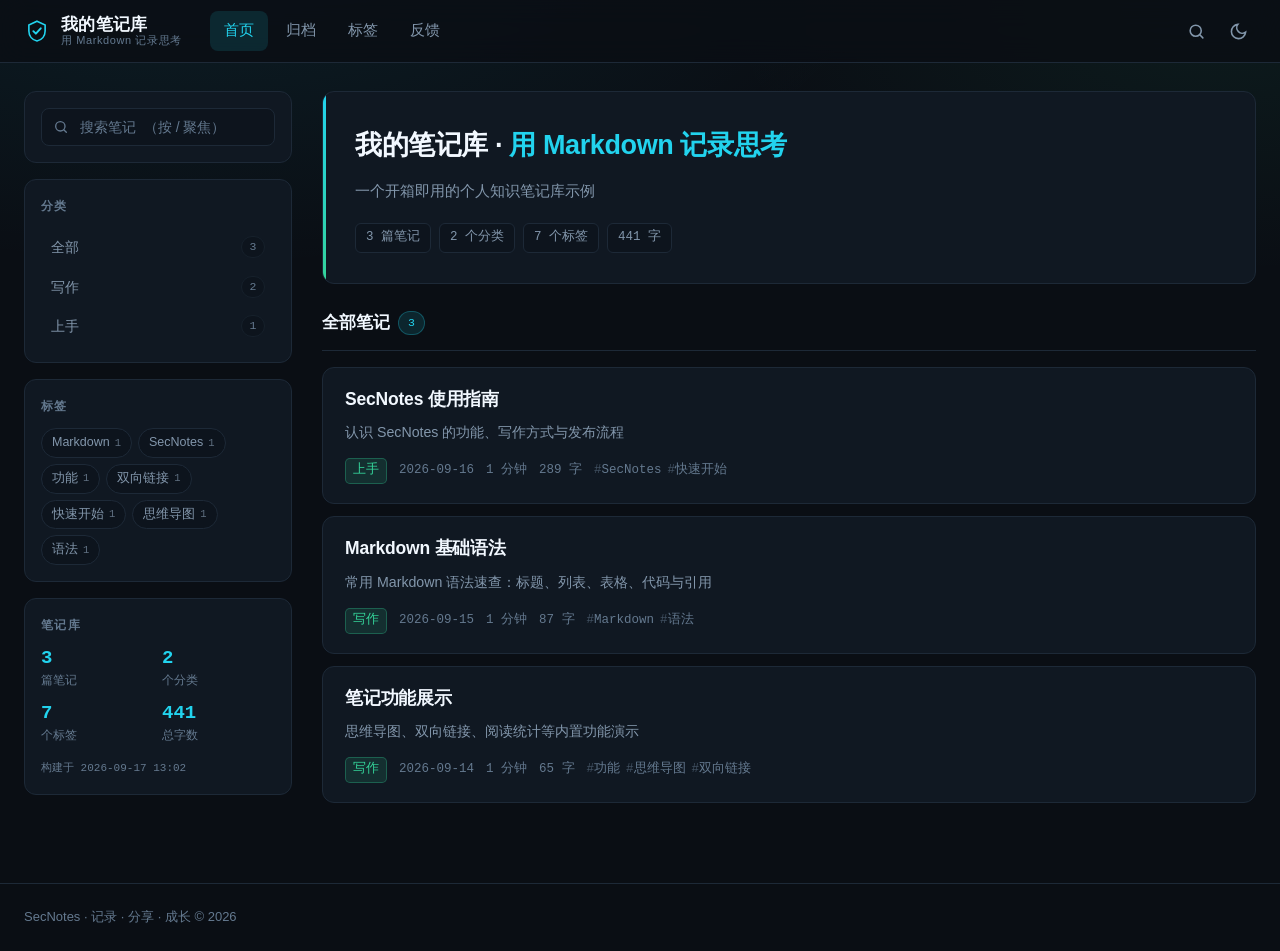
<file: index.html>
<!DOCTYPE html>
<html lang="zh-CN" data-theme="dark">
<head>
<meta charset="UTF-8">
<meta name="viewport" content="width=device-width, initial-scale=1.0">
<title>SecNotes · 个人知识库</title>
<meta name="description" content="SecNotes：基于 Markdown 的个人知识笔记库">
<link rel="icon" href="data:image/svg+xml,%3Csvg xmlns='http://www.w3.org/2000/svg' viewBox='0 0 32 32'%3E%3Crect width='32' height='32' rx='7' fill='%230b0f14'/%3E%3Cpath d='M16 5l9 4v7c0 5.6-3.7 9.8-9 11-5.3-1.2-9-5.4-9-11V9l9-4z' fill='none' stroke='%2322d3ee' stroke-width='2'/%3E%3Cpath d='M12 16l3 3 5.5-6' fill='none' stroke='%2334d399' stroke-width='2.2' stroke-linecap='round' stroke-linejoin='round'/%3E%3C/svg%3E">
<link rel="stylesheet" href="assets/vendor/hljs-github-dark.min.css" id="hljs-theme-dark">
<link rel="stylesheet" href="assets/vendor/hljs-github-light.min.css" id="hljs-theme-light" disabled>
<link rel="stylesheet" href="assets/css/style.css">
</head>
<body>

<div class="progress-bar" id="progressBar"></div>

<header class="topbar">
  <div class="topbar-inner">
    <button class="icon-btn menu-btn" id="menuBtn" aria-label="打开导航菜单">
      <svg viewBox="0 0 24 24" width="20" height="20"><path d="M3 6h18M3 12h18M3 18h18" stroke="currentColor" stroke-width="2" stroke-linecap="round" fill="none"/></svg>
    </button>

    <a class="brand" href="#/">
      <span class="brand-mark">
        <svg viewBox="0 0 32 32" width="26" height="26" aria-hidden="true">
          <path d="M16 4l10 4.5V16c0 6.2-4.1 11-10 12.3C10.1 27 6 22.2 6 16V8.5L16 4z" fill="none" stroke="currentColor" stroke-width="2"/>
          <path d="M11.5 16.2l3.1 3.1 6-6.6" fill="none" stroke="currentColor" stroke-width="2.4" stroke-linecap="round" stroke-linejoin="round"/>
        </svg>
      </span>
      <span class="brand-text">
        <strong id="brandTitle">SecNotes</strong>
        <small id="brandSub">个人笔记库</small>
      </span>
    </a>

    <nav class="topnav" id="topnav">
      <a href="#/" data-nav="home">首页</a>
      <a href="#/archive" data-nav="archive">归档</a>
      <a href="#/tags" data-nav="tags">标签</a>
      <a href="#/about" data-nav="about">反馈</a>
    </nav>

    <div class="topbar-actions">
      <button class="icon-btn" id="searchToggle" aria-label="搜索">
        <svg viewBox="0 0 24 24" width="19" height="19" fill="none" stroke="currentColor" stroke-width="2" stroke-linecap="round"><circle cx="11" cy="11" r="7"/><path d="M20 20l-3.5-3.5"/></svg>
      </button>
      <button class="icon-btn" id="themeToggle" aria-label="切换主题">
        <svg viewBox="0 0 24 24" width="19" height="19" fill="none" stroke="currentColor" stroke-width="2" stroke-linecap="round"><path d="M21 12.8A9 9 0 1111.2 3a7 7 0 009.8 9.8z"/></svg>
      </button>
    </div>
  </div>
</header>

<div class="layout">
  <aside class="sidebar" id="sidebar">
    <div class="side-block">
      <div class="search-box">
        <svg viewBox="0 0 24 24" width="16" height="16" fill="none" stroke="currentColor" stroke-width="2" stroke-linecap="round"><circle cx="11" cy="11" r="7"/><path d="M20 20l-3.5-3.5"/></svg>
        <input type="search" id="searchInput" placeholder="搜索笔记  （按 / 聚焦）" autocomplete="off">
        <button class="clear-btn" id="searchClear" hidden aria-label="清空">×</button>
      </div>
      <div class="search-hint" id="searchHint" hidden></div>
    </div>

    <div class="side-block" id="sideCategories">
      <h4>分类</h4>
      <ul class="side-list" id="categoryList"></ul>
    </div>

    <div class="side-block" id="sideTags">
      <h4>标签</h4>
      <div class="tag-cloud" id="tagCloud"></div>
    </div>

    <div class="side-block side-stats" id="sideStats">
      <h4>笔记库</h4>
      <div class="stat-grid">
        <div><b id="statNotes">0</b><span>篇笔记</span></div>
        <div><b id="statCats">0</b><span>个分类</span></div>
        <div><b id="statTags">0</b><span>个标签</span></div>
        <div><b id="statWords">0</b><span>总字数</span></div>
      </div>
      <p class="built-at" id="builtAt"></p>
    </div>
  </aside>

  <main class="main" id="app"></main>
</div>

<footer class="footer">
  <div class="footer-inner">
    <span id="footerText"></span>
    <span class="dot"></span>
  </div>
</footer>

<div class="backdrop" id="backdrop"></div>

<button class="to-top" id="toTop" hidden aria-label="回到顶部">
  <svg viewBox="0 0 24 24" width="18" height="18" fill="none" stroke="currentColor" stroke-width="2.2" stroke-linecap="round" stroke-linejoin="round"><path d="M12 19V5M5 12l7-7 7 7"/></svg>
</button>

<script src="assets/vendor/marked.min.js"></script>
<script src="assets/vendor/highlight.min.js"></script>
<script src="assets/js/render.js"></script>
<!-- data/notes.js 改成按需加载：file:// 与中间代理的强缓存会用旧产物，
     用 ?t=时间戳 强制每次都重新拉；第一次加载完成后才启动 app.js。 -->
<script>
(function boot(){
  var SOURCES = ['data/notes.js', 'assets/js/app.js'];
  var i = 0;
  function next(){
    if (i >= SOURCES.length) return;
    var src = SOURCES[i++];
    var s = document.createElement('script');
    // 仅给 data/notes.js 加时间戳：app.js 改动频率低，正常缓存
    s.src = src + (/notes\.js$/.test(src) ? '?t=' + Date.now() : '');
    s.onload = s.onerror = next;
    document.head.appendChild(s);
  }
  next();
})();
</script>
</body>
</html>
</file>
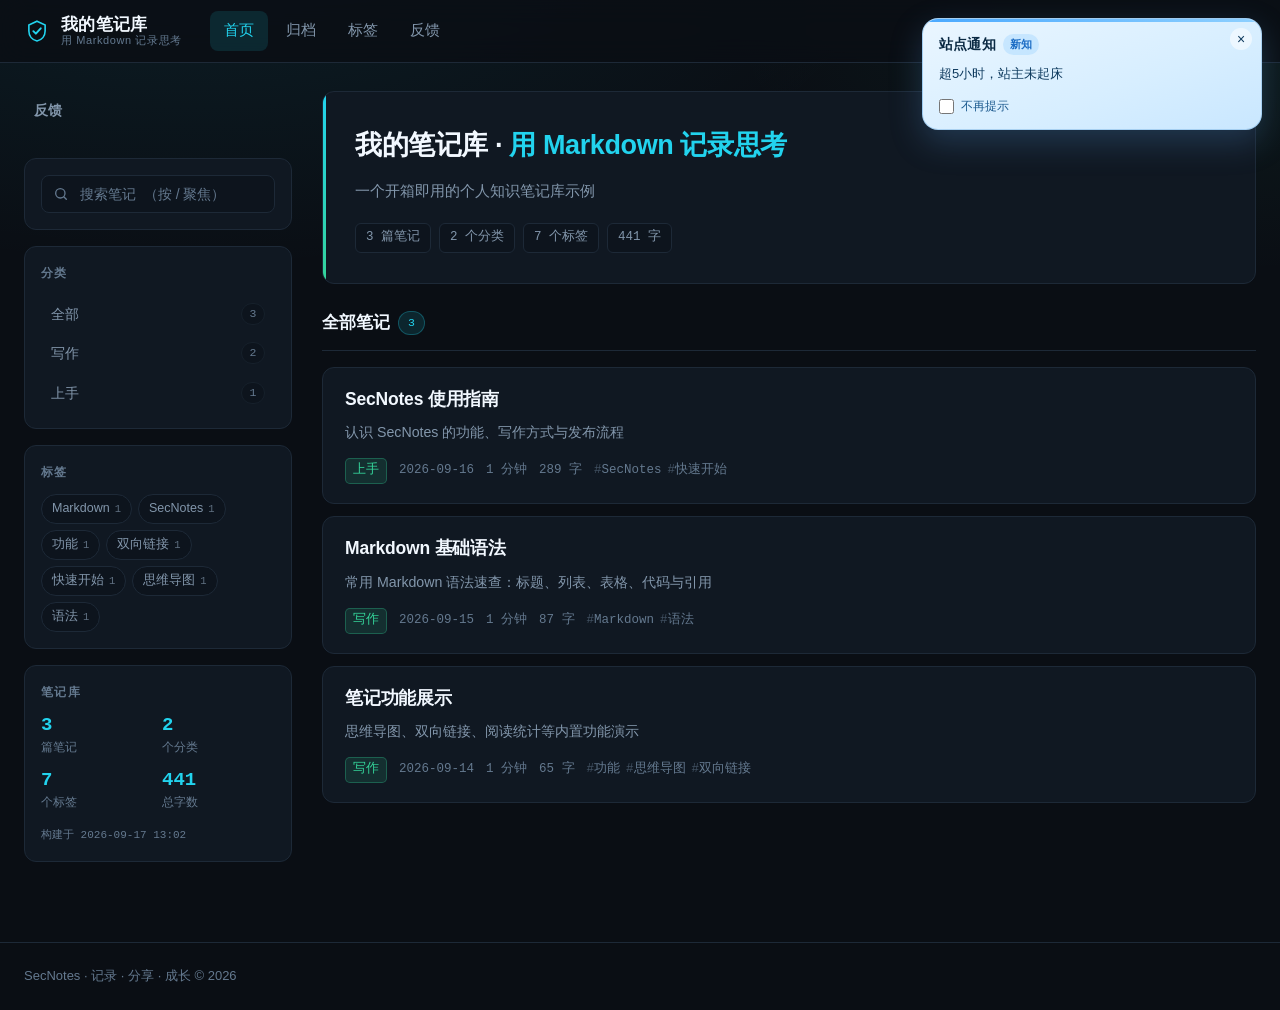
<file: pub/index.html>
<!DOCTYPE html>
<html lang="zh-CN" data-theme="dark">
<head>
<meta charset="UTF-8">
<meta name="viewport" content="width=device-width, initial-scale=1.0">
<title>SecNotes · 个人知识库</title>
<meta name="description" content="SecNotes：基于 Markdown 的个人知识笔记库">
<link rel="icon" href="data:image/svg+xml,%3Csvg xmlns='http://www.w3.org/2000/svg' viewBox='0 0 32 32'%3E%3Crect width='32' height='32' rx='7' fill='%230b0f14'/%3E%3Cpath d='M16 5l9 4v7c0 5.6-3.7 9.8-9 11-5.3-1.2-9-5.4-9-11V9l9-4z' fill='none' stroke='%2322d3ee' stroke-width='2'/%3E%3Cpath d='M12 16l3 3 5.5-6' fill='none' stroke='%2334d399' stroke-width='2.2' stroke-linecap='round' stroke-linejoin='round'/%3E%3C/svg%3E">
<link rel="stylesheet" href="assets/vendor/hljs-github-dark.min.css" id="hljs-theme-dark">
<link rel="stylesheet" href="assets/vendor/hljs-github-light.min.css" id="hljs-theme-light" disabled>
<link rel="stylesheet" href="assets/css/style.css">
<link rel="stylesheet" href="assets/css/sync-notice.css?v=20260917130255">
<link rel="stylesheet" href="assets/css/feedback.css?v=20260917130255">
<style id="toc-drawer-css">.toc-btn{display:none!important}@media (max-width:900px){.toc-btn{display:inline-flex!important}.toc-btn[hidden]{display:none!important}}.toc-drawer{position:fixed;top:0;right:0;bottom:0;z-index:56;width:288px;max-width:86vw;background:var(--bg);border-left:1px solid var(--border);padding:70px 18px 28px;transform:translateX(103%);transition:transform .24s var(--ease);overflow-y:auto}body.toc-open .toc-drawer{transform:none}body.toc-open .backdrop{opacity:1;visibility:visible}.toc-drawer-head{display:flex;align-items:center;justify-content:space-between;margin:0 2px 8px;font-size:13px;font-weight:600;color:var(--text-strong)}.toc-drawer .toc{display:block;position:static;top:auto;max-height:none;overflow:visible;padding-bottom:24px}.toc-drawer ul{border-left:1px solid var(--border)}</style></head>
<body>

<div class="progress-bar" id="progressBar"></div>

<header class="topbar">
  <div class="topbar-inner">
    <button class="icon-btn menu-btn" id="menuBtn" aria-label="打开导航菜单">
      <svg viewBox="0 0 24 24" width="20" height="20"><path d="M3 6h18M3 12h18M3 18h18" stroke="currentColor" stroke-width="2" stroke-linecap="round" fill="none"/></svg>
    </button>

    <a class="brand" href="#/">
      <span class="brand-mark">
        <svg viewBox="0 0 32 32" width="26" height="26" aria-hidden="true">
          <path d="M16 4l10 4.5V16c0 6.2-4.1 11-10 12.3C10.1 27 6 22.2 6 16V8.5L16 4z" fill="none" stroke="currentColor" stroke-width="2"/>
          <path d="M11.5 16.2l3.1 3.1 6-6.6" fill="none" stroke="currentColor" stroke-width="2.4" stroke-linecap="round" stroke-linejoin="round"/>
        </svg>
      </span>
      <span class="brand-text">
        <strong id="brandTitle">SecNotes</strong>
        <small id="brandSub">个人笔记库</small>
      </span>
    </a>

    <nav class="topnav" id="topnav">
      <a href="#/" data-nav="home">首页</a>
      <a href="#/archive" data-nav="archive">归档</a>
      <a href="#/tags" data-nav="tags">标签</a>
      
    <a href="javascript:void(0)" id="navFeedback" data-nav="feedback">反馈</a>
    </nav>

    <div class="topbar-actions">
      <button class="icon-btn toc-btn" id="tocBtn" aria-label="目录" title="目录" hidden><svg viewBox="0 0 24 24" width="19" height="19" fill="none" stroke="currentColor" stroke-width="2" stroke-linecap="round"><path d="M9 6h12M9 12h12M9 18h12"/><path d="M3 6h.01M3 12h.01M3 18h.01" stroke-width="3"/></svg></button>
      <button class="icon-btn" id="searchToggle" aria-label="搜索">
        <svg viewBox="0 0 24 24" width="19" height="19" fill="none" stroke="currentColor" stroke-width="2" stroke-linecap="round"><circle cx="11" cy="11" r="7"/><path d="M20 20l-3.5-3.5"/></svg>
      </button>
      <button class="icon-btn" id="themeToggle" aria-label="切换主题">
        <svg viewBox="0 0 24 24" width="19" height="19" fill="none" stroke="currentColor" stroke-width="2" stroke-linecap="round"><path d="M21 12.8A9 9 0 1111.2 3a7 7 0 009.8 9.8z"/></svg>
      </button>
    </div>
  </div>
</header>

<div class="layout">
  <aside class="sidebar" id="sidebar">
<ul class="side-list mobile-feedback" style="margin:0 0 12px">
<li><a href="javascript:void(0)" id="mobileFeedback" data-nav="feedback" style="font-weight:600">反馈</a></li>
</ul>
    <div class="side-block">
      <div class="search-box">
        <svg viewBox="0 0 24 24" width="16" height="16" fill="none" stroke="currentColor" stroke-width="2" stroke-linecap="round"><circle cx="11" cy="11" r="7"/><path d="M20 20l-3.5-3.5"/></svg>
        <input type="search" id="searchInput" placeholder="搜索笔记  （按 / 聚焦）" autocomplete="off">
        <button class="clear-btn" id="searchClear" hidden aria-label="清空">×</button>
      </div>
      <div class="search-hint" id="searchHint" hidden></div>
    </div>

    <div class="side-block" id="sideCategories">
      <h4>分类</h4>
      <ul class="side-list" id="categoryList"></ul>
    </div>

    <div class="side-block" id="sideTags">
      <h4>标签</h4>
      <div class="tag-cloud" id="tagCloud"></div>
    </div>

    <div class="side-block side-stats" id="sideStats">
      <h4>笔记库</h4>
      <div class="stat-grid">
        <div><b id="statNotes">0</b><span>篇笔记</span></div>
        <div><b id="statCats">0</b><span>个分类</span></div>
        <div><b id="statTags">0</b><span>个标签</span></div>
        <div><b id="statWords">0</b><span>总字数</span></div>
      </div>
      <p class="built-at" id="builtAt"></p>
    </div>
  </aside>

  <main class="main" id="app"></main>
</div>

<footer class="footer">
  <div class="footer-inner">
    <span id="footerText"></span>
    <span class="dot"></span>
  </div>
</footer>

<div class="backdrop" id="backdrop"></div>

<button class="to-top" id="toTop" hidden aria-label="回到顶部">
  <svg viewBox="0 0 24 24" width="18" height="18" fill="none" stroke="currentColor" stroke-width="2.2" stroke-linecap="round" stroke-linejoin="round"><path d="M12 19V5M5 12l7-7 7 7"/></svg>
</button>

<script src="assets/vendor/marked.min.js"></script>
<script src="assets/vendor/highlight.min.js"></script>
<script src="assets/js/render.js"></script>
<!-- data/notes.js 改成按需加载：file:// 与中间代理的强缓存会用旧产物，
     用 ?t=时间戳 强制每次都重新拉；第一次加载完成后才启动 app.js。 -->
<script>
(function boot(){
  var SOURCES = ['data/notes.js', 'assets/js/app.js'];
  var i = 0;
  function next(){
    if (i >= SOURCES.length) return;
    var src = SOURCES[i++];
    var s = document.createElement('script');
    // 仅给 data/notes.js 加时间戳：app.js 改动频率低，正常缓存
    s.src = src + (/notes\.js$/.test(src) ? '?t=' + Date.now() : '');
    s.onload = s.onerror = next;
    document.head.appendChild(s);
  }
  next();
})();
</script>
<script src="assets/js/feedback.js?v=20260917130255"></script>
<script src="assets/js/sync-notice.js?v=20260917130255"></script>
<div class="toc-drawer" id="tocDrawer" aria-hidden="true"><div class="toc-drawer-head"><span>目录</span><button type="button" class="icon-btn" id="tocClose" aria-label="关闭目录">&times;</button></div><nav class="toc" id="tocMobile"></nav></div>
</body>
</html>
</file>
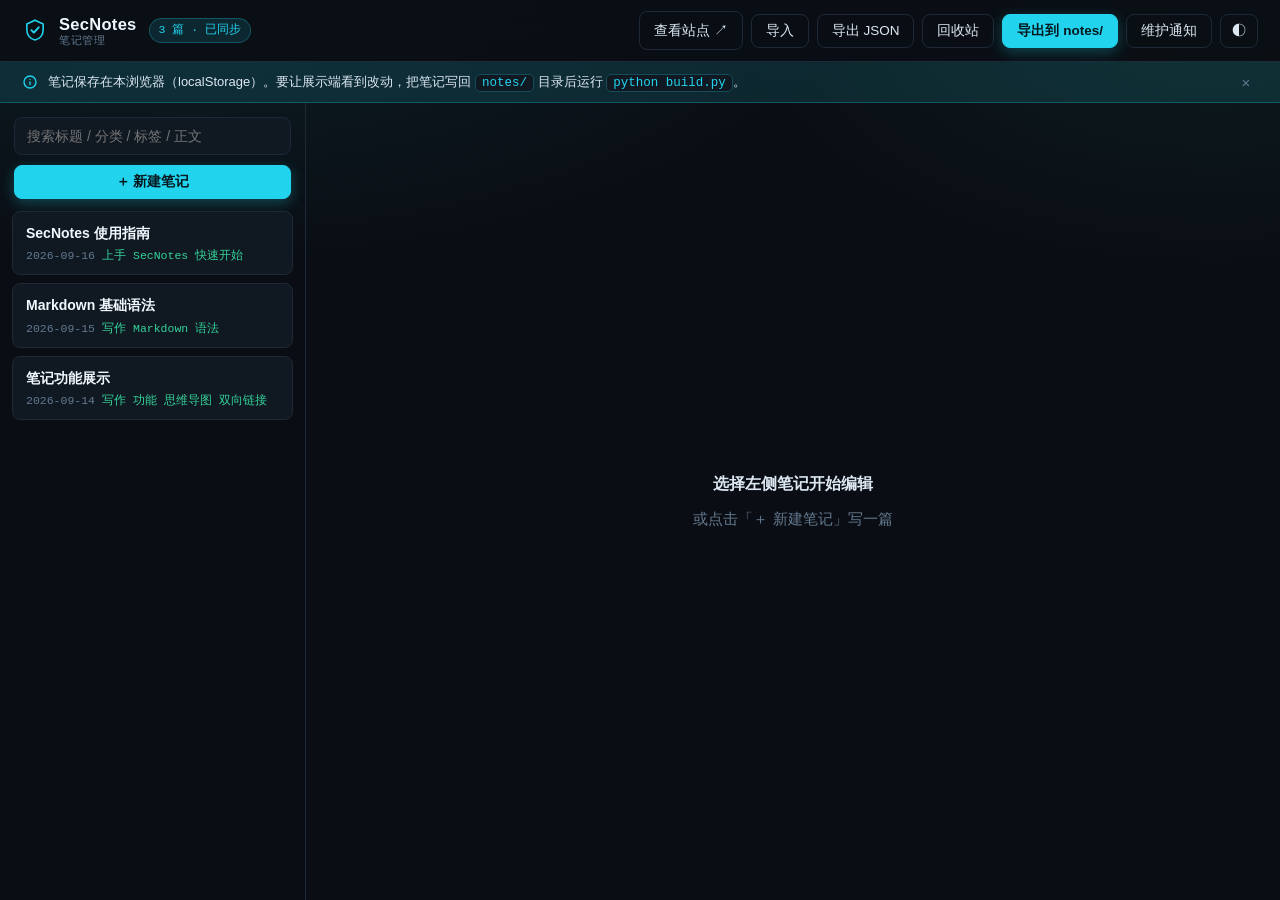
<file: manage.html>
<!DOCTYPE html>
<html lang="zh-CN" data-theme="dark">
<head>
<meta charset="UTF-8">
<meta name="viewport" content="width=device-width, initial-scale=1.0">
<title>笔记管理 · SecNotes</title>
<link rel="icon" href="data:image/svg+xml,%3Csvg xmlns='http://www.w3.org/2000/svg' viewBox='0 0 32 32'%3E%3Crect width='32' height='32' rx='7' fill='%230b0f14'/%3E%3Cpath d='M16 5l9 4v7c0 5.6-3.7 9.8-9 11-5.3-1.2-9-5.4-9-11V9l9-4z' fill='none' stroke='%2322d3ee' stroke-width='2'/%3E%3Cpath d='M12 16l3 3 5.5-6' fill='none' stroke='%2334d399' stroke-width='2.2' stroke-linecap='round' stroke-linejoin='round'/%3E%3C/svg%3E">

<link rel="stylesheet" href="assets/vendor/hljs-github-dark.min.css" id="hljs-theme-dark">
<link rel="stylesheet" href="assets/vendor/hljs-github-light.min.css" id="hljs-theme-light" disabled>
<link rel="stylesheet" href="assets/css/style.css">
<link rel="stylesheet" href="assets/css/admin.css">
<link rel="stylesheet" href="assets/css/manage.css">
</head>
<body class="adm">

<header class="adm-top">
  <div class="adm-top-left">
    <a class="brand" href="index.html" title="打开展示端">
      <span class="brand-mark">
        <svg viewBox="0 0 32 32" width="26" height="26" aria-hidden="true">
          <path d="M16 4l10 4.5V16c0 6.2-4.1 11-10 12.3C10.1 27 6 22.2 6 16V8.5L16 4z" fill="none" stroke="currentColor" stroke-width="2"/>
          <path d="M11.5 16.2l3.1 3.1 6-6.6" fill="none" stroke="currentColor" stroke-width="2.4" stroke-linecap="round" stroke-linejoin="round"/>
        </svg>
      </span>
      <span class="brand-text">
        <strong>SecNotes</strong>
        <small>笔记管理</small>
      </span>
    </a>
    <span class="adm-pill" id="libPill">—</span>
  </div>
  <div class="adm-top-right">
    <a class="adm-btn ghost" href="index.html" title="打开展示端">查看站点 ↗</a>
    <button class="adm-btn ghost" id="btnImport" type="button" title="从站点数据或备份文件导入">导入</button>
    <button class="adm-btn ghost" id="btnExportJson" type="button" title="导出全部笔记为 notes.json">导出 JSON</button>
    <button class="adm-btn ghost" id="btnTrash" type="button" title="查看回收站：还原或彻底删除已删除的笔记（需要本地服务）">回收站</button>
    <button class="adm-btn primary" id="btnSync" type="button" title="把笔记写入 notes/ 目录">写入 notes/ 目录</button>
    <button class="adm-btn ghost" id="btnMgNotice" type="button" title="站点维护通知">维护通知</button>
    <button class="adm-btn ghost icon" id="btnTheme" type="button" title="切换主题">◐</button>
  </div>
</header>

<!-- 数据来源与落地方式说明 -->
<div class="mg-banner" id="banner">
  <svg viewBox="0 0 24 24" width="16" height="16" fill="none" stroke="currentColor" stroke-width="2"
       stroke-linecap="round" stroke-linejoin="round" aria-hidden="true">
    <circle cx="12" cy="12" r="9"/><path d="M12 16v-4"/><path d="M12 8h.01"/>
  </svg>
  <span id="bannerText">笔记保存在本浏览器（localStorage）。要让展示端看到改动，把笔记写回 <code>notes/</code> 目录后运行 <code>python build.py</code>。</span>
  <button class="mg-banner-close" id="bannerClose" type="button" aria-label="收起">×</button>
</div>

<div class="adm-body">

  <!-- ================= 左侧：笔记列表 ================= -->
  <aside class="adm-list">
    <div class="adm-list-head">
      <div class="adm-search">
        <input type="search" id="listSearch" placeholder="搜索标题 / 分类 / 标签 / 正文" autocomplete="off">
      </div>
      <button class="adm-btn primary block" id="btnNew" type="button">＋ 新建笔记</button>
    </div>
    <div class="adm-list-scroll" id="listScroll"></div>
  </aside>

  <!-- ================= 右侧：编辑器 ================= -->
  <main class="adm-editor" id="editorPane">

    <div class="adm-empty" id="editorEmpty">
      <b>选择左侧笔记开始编辑</b>
      <span>或点击「＋ 新建笔记」写一篇</span>
    </div>

    <div class="adm-editor-inner" id="editorInner" hidden>

      <div class="adm-actions">
        <button class="adm-btn primary big" id="btnNew2" type="button" title="新建一篇笔记">＋ 新建笔记</button>
        <button class="adm-btn primary big" id="btnSave" type="button" title="保存到本地库  Ctrl+S">保存这篇</button>
        <span class="mg-dirty" id="dirtyMark" hidden>未保存</span>
        <span class="grow"></span>
        <button class="adm-btn ghost" id="btnPreviewBar" data-preview-toggle type="button"
                title="收起预览  Ctrl+Shift+V" aria-expanded="true" aria-controls="preview">
          收起预览
        </button>
        <button class="adm-btn ghost" id="btnDownloadMd" type="button" title="把当前笔记下载为 .md 文件">下载 .md</button>
        <button class="adm-btn danger big" id="btnDelete" type="button" title="从本地库删除这篇笔记">删除这篇</button>
      </div>

      <section class="adm-meta">
        <label class="adm-field span2">
          <span>标题</span>
          <input type="text" id="fTitle" placeholder="笔记标题">
        </label>
        <label class="adm-field">
          <span>日期</span>
          <input type="date" id="fDate">
        </label>
        <label class="adm-field">
          <span>分类<em>选已有，或直接输入新名字</em></span>
          <div class="adm-cat">
            <select id="fCategoryPick" aria-label="从已有分类中选择"></select>
            <input type="text" id="fCategory" placeholder="如 Web 安全" autocomplete="off">
          </div>
        </label>
        <label class="adm-field">
          <span>文件名（slug）</span>
          <input type="text" id="fSlug" placeholder="留空则由标题生成">
        </label>
        <label class="adm-field">
          <span>标签</span>
          <input type="text" id="fTags" placeholder="逗号分隔，如：XSS, CSP">
        </label>
        <label class="adm-field span2">
          <span>摘要<em>留空则自动截取正文首段</em></span>
          <textarea id="fSummary" rows="2" placeholder="首页卡片上显示的一句话摘要"></textarea>
        </label>
        <label class="adm-check span2">
          <input type="checkbox" id="fDraft">
          <span>草稿 —— 勾选后不会出现在站点上</span>
        </label>

        <div class="adm-links span4" id="linkPanel">
          <span class="adm-links-label">双向链接</span>
          <span class="adm-links-group" id="linkOut"><em>出链</em><span class="adm-chipset"></span></span>
          <span class="adm-links-group" id="linkIn"><em>入链</em><span class="adm-chipset"></span></span>
          <span class="adm-links-group" id="linkBroken"><em>待创建</em><span class="adm-chipset"></span></span>
        </div>
      </section>

      <div class="adm-toolbar" id="toolbar">
        <div class="adm-tool-group">
          <button type="button" data-md="h2" title="二级标题">H2</button>
          <button type="button" data-md="h3" title="三级标题">H3</button>
          <button type="button" data-md="h4" title="四级标题">H4</button>
        </div>
        <div class="adm-tool-group">
          <button type="button" data-md="bold" title="加粗  Ctrl+B"><b>B</b></button>
          <button type="button" data-md="italic" title="斜体  Ctrl+I"><i>I</i></button>
          <button type="button" data-md="code" title="行内代码  Ctrl+E">&lt;/&gt;</button>
        </div>
        <div class="adm-tool-group">
          <button type="button" data-md="codeblock" class="hl" title="代码块  Ctrl+Shift+C">{ } 代码块</button>
          <button type="button" data-md="link" title="插入链接  Ctrl+K">链接</button>
          <button type="button" data-md="wikilink" class="hl" title="插入指向其他笔记的双向链接">[[ ]] 双链</button>
          <button type="button" data-md="image" title="插入图片（填写相对路径，如 assets/uploads/…）">图片</button>
        </div>
        <div class="adm-tool-group">
          <button type="button" data-md="ul" title="无序列表">•&nbsp;列表</button>
          <button type="button" data-md="ol" title="有序列表">1.&nbsp;列表</button>
          <button type="button" data-md="quote" title="引用">❝</button>
        </div>
        <div class="adm-tool-group">
          <button type="button" data-md="table" title="插入表格">表格</button>
          <button type="button" data-md="hr" title="分割线">—</button>
        </div>
        <div class="adm-tool-group right">
          <span class="adm-hint">输入 <code>[[</code> 可联想笔记标题</span>
        </div>
      </div>

      <div class="adm-work" id="work">
        <div class="adm-pane-edit">
          <textarea id="body" spellcheck="false" placeholder="在这里写正文，支持 Markdown（GFM）……"></textarea>
        </div>
        <div class="adm-pane-preview">
          <div class="adm-preview-head">
            <span>预览</span>
            <em>与展示端文章页同一渲染链路</em>
          </div>
          <div class="adm-preview-scroll">
            <article class="post-body adm-preview-body" id="preview"></article>
          </div>
        </div>
      </div>

      <footer class="adm-status">
        <span id="stWords">约 0 字（估算）</span>
        <span class="sep">·</span>
        <span id="stState">就绪</span>
        <span class="grow"></span>
        <span id="stHint">Ctrl+S 保存</span>
      </footer>

      <div class="adm-picker" id="picker" hidden>
        <div class="adm-picker-head">
          <span>插入双向链接</span>
          <kbd>↑</kbd><kbd>↓</kbd> 选择 · <kbd>Enter</kbd> 插入 · <kbd>Esc</kbd> 取消
        </div>
        <div class="adm-picker-list" id="pickerList"></div>
      </div>

    </div>
  </main>
</div>

<div class="adm-modal" id="modalMgNotice" hidden>
  <div class="adm-modal-box">
    <h4>站点维护通知</h4>
    <p class="adm-modal-tip">开启后，展示端导航栏下方会显示一条通知横幅。保存后运行「更新到GitHub.bat」发布即生效。</p>
    <label class="adm-check" style="margin:0 0 12px">
      <input type="checkbox" id="mgNoticeEnabled">
      <span>启用通知</span>
    </label>
    <label class="adm-field">
      <span>通知内容</span>
      <textarea id="mgNoticeText" rows="3" placeholder="例如：站点将于今晚 22:00–24:00 维护升级…"></textarea>
    </label>
    <div class="adm-modal-actions">
      <button class="adm-btn ghost" data-close type="button">取消</button>
      <button class="adm-btn primary" id="mgNoticeSave" type="button">保存通知</button>
    </div>
  </div>
</div>

<div class="adm-modal" id="modalConfirm" hidden>
  <div class="adm-modal-box">
    <h4 id="cfTitle">确认操作</h4>
    <p class="adm-modal-tip" id="cfText"></p>
    <div class="adm-modal-actions">
      <button class="adm-btn ghost" data-close type="button">取消</button>
      <button class="adm-btn ghost" id="cfAlt" type="button" hidden>其它</button>
      <button class="adm-btn danger" id="cfConfirm" type="button">确认</button>
    </div>
  </div>
</div>

<div class="adm-modal" id="modalSync" hidden>
  <div class="adm-modal-box">
    <h4>把笔记写回站点</h4>
    <p class="adm-modal-tip" id="syncText">
      浏览器不能直接改动磁盘上的文件，请选择一种方式把笔记落回 <code>notes/</code> 目录。
    </p>
    <div class="mg-sync-actions">
      <button class="adm-btn primary block" id="btnSyncDir" type="button" hidden>
        选择 notes/ 目录并写入（Chrome / Edge 支持）
      </button>
      <button class="adm-btn block" id="btnSyncJson" type="button">
        下载 notes.json（之后运行 python build.py --from-json notes.json）
      </button>
      <button class="adm-btn ghost block" id="btnSyncAllMd" type="button">
        逐篇下载 .md（适合笔记不多的情况）
      </button>
    </div>
    <div class="adm-modal-actions">
      <button class="adm-btn ghost" data-close type="button">关闭</button>
    </div>
  </div>
</div>

<!-- ================= 回收站（读取 .trash/，需要本地服务） =================
     删除的笔记不是物理删除，而是移入 .trash/。这里提供还原与彻底删除两个动作；
     还原后服务端会重建站点，管理端随即重新载入站点数据把这篇补回本地库。 -->
<div class="adm-modal" id="modalTrash" hidden>
  <div class="adm-modal-box wide">
    <h4>回收站</h4>
    <p class="adm-modal-tip" id="trashTip">
      删除的笔记会移入 <code>.trash/</code>。可以<b>还原</b>回 <code>notes/</code>，或<b>彻底删除</b>。
    </p>
    <div class="mg-trash" id="trashList"></div>
    <div class="adm-modal-actions">
      <button class="adm-btn ghost" id="btnTrashRefresh" type="button">刷新</button>
      <button class="adm-btn ghost" data-close type="button">关闭</button>
    </div>
  </div>
</div>

<div class="adm-toast" id="toast" hidden></div>
<input type="file" id="importPicker" accept=".json,application/json" hidden>

<script src="assets/vendor/marked.min.js"></script>
<script src="assets/vendor/highlight.min.js"></script>
<script src="assets/js/render.js"></script>
<!-- data/notes.js 改为按需加载并带时间戳：浏览器对 <script src> 的强缓存会让
     管理端读到过期的站点数据，对账逻辑据此就会把已删除的笔记错误地当成
     「站点上还有」而保留，下次同步又写回 notes/ —— 表现为删除后展示端不同步。
     加载链保证 data/notes.js 先就位，再拉 manage.js 并启动。 -->
<script>
(function boot(){
  var SOURCES = ['data/notes.js', 'assets/js/manage.js'];
  var i = 0;
  function next(){
    if (i >= SOURCES.length) return;
    var src = SOURCES[i++];
    var s = document.createElement('script');
    s.src = src + (/notes\.js$/.test(src) ? '?t=' + Date.now() : '');
    s.onload = s.onerror = next;
    document.head.appendChild(s);
  }
  next();
})();
</script>

<script>
/* 站点维护通知：读写源站 notice.json（start-admin.bat 启动的本地服务提供 /api/notice） */
(function () {
  var openBtn = document.getElementById('btnMgNotice');
  var modal = document.getElementById('modalMgNotice');
  var enabledEl = document.getElementById('mgNoticeEnabled');
  var textEl = document.getElementById('mgNoticeText');
  var saveBtn = document.getElementById('mgNoticeSave');
  if (!openBtn || !modal || !saveBtn) return;
  var token = '';
  function ensureToken(cb) {
    if (token) return cb();
    var s = document.createElement('script');
    s.src = '/api/token.js';
    s.onload = function () { token = window.SEC_SYNC_TOKEN || ''; cb(); };
    s.onerror = function () { cb(); };
    document.head.appendChild(s);
  }
  function handle(r) { return r.json().then(function (d) { if (!d.ok) throw new Error(d.error || '请求失败'); return d; }); }
  openBtn.addEventListener('click', function () {
    ensureToken(function () {
      fetch('/api/notice', { headers: { 'X-Admin-Token': token } })
        .then(handle).then(function (d) {
          enabledEl.checked = !!d.notice.enabled;
          textEl.value = d.notice.text || '';
          modal.hidden = false;
        }).catch(function () {
          alert('读取失败：请确认已通过 start-admin.bat 启动本地服务。');
        });
    });
  });
  saveBtn.addEventListener('click', function () {
    fetch('/api/notice', {
      method: 'POST',
      headers: { 'Content-Type': 'application/json', 'X-Admin-Token': token },
      body: JSON.stringify({ enabled: enabledEl.checked, text: textEl.value })
    }).then(handle).then(function () {
      modal.hidden = true;
      alert('已保存。运行「更新到GitHub.bat」发布后，站点即显示该通知。');
    }).catch(function (e) { alert('保存失败：' + e.message); });
  });
  modal.querySelectorAll('[data-close]').forEach(function (b) {
    b.addEventListener('click', function () { modal.hidden = true; });
  });
})();
</script>
</body>
</html>
</file>
<file: assets/css/style.css>
/* ============================================================
   SecNotes — 样式表
   主题变量：html[data-theme="dark"|"light"]
   ============================================================ */

:root {
  --font-sans: "Inter", -apple-system, BlinkMacSystemFont, "Segoe UI",
    "PingFang SC", "Hiragino Sans GB", "Microsoft YaHei UI", "Microsoft YaHei",
    "Source Han Sans SC", "Noto Sans CJK SC", sans-serif;
  --font-mono: "JetBrains Mono", "Cascadia Code", "SFMono-Regular", Consolas,
    "Liberation Mono", Menlo, monospace;

  --radius: 12px;
  --radius-sm: 8px;
  --maxw: 1320px;
  --ease: cubic-bezier(0.4, 0, 0.2, 1);
}

/* ---------- 深色（默认） ---------- */
html[data-theme="dark"] {
  --bg: #0a0e14;
  --bg-grad: radial-gradient(1200px 600px at 15% -10%, rgba(34, 211, 238, 0.09), transparent 60%),
             radial-gradient(900px 500px at 95% 0%, rgba(52, 211, 153, 0.07), transparent 55%);
  --panel: #101822;
  --panel-2: #0d141d;
  --panel-hover: #16202c;
  --border: #1d2937;
  --border-soft: #16202b;
  --text: #dce7f2;
  --text-strong: #f2f8ff;
  --muted: #8296ab;
  --muted-2: #64798f;
  --accent: #22d3ee;
  --accent-2: #34d399;
  --accent-soft: rgba(34, 211, 238, 0.12);
  --accent-line: rgba(34, 211, 238, 0.28);
  --mark-bg: rgba(250, 204, 21, 0.26);
  --mark-fg: #fde68a;
  --code-bg: #0c121a;
  --shadow: 0 12px 32px rgba(0, 0, 0, 0.42);
  --shadow-sm: 0 2px 10px rgba(0, 0, 0, 0.3);
  --scroll: #26364a;

  /* 思维导图（```mindmap）：一级分支各取一色，节点/连线共用 */
  --mm-1: #22d3ee;
  --mm-2: #34d399;
  --mm-3: #a78bfa;
  --mm-4: #fbbf24;
  --mm-5: #f472b6;
  --mm-6: #60a5fa;
  --mm-node-bg: #121c27;
  --mm-node-bd: #24344a;
  /* 中心主题刻意用中性色：分支调色板是循环取用的，
     若根节点也参与配色，就会与某一级分支撞色（.mm-b0 尤其） */
  --mm-root-bg: #18242f;
  --mm-root-bd: #93a8bd;
  --mm-text: #dce7f2;
}

/* ---------- 浅色 ---------- */
html[data-theme="light"] {
  --bg: #f6f8fb;
  --bg-grad: radial-gradient(1100px 560px at 12% -12%, rgba(8, 145, 178, 0.09), transparent 60%),
             radial-gradient(900px 480px at 98% -4%, rgba(16, 185, 129, 0.08), transparent 55%);
  --panel: #ffffff;
  --panel-2: #f9fbfd;
  --panel-hover: #f2f6fa;
  --border: #e3e9f0;
  --border-soft: #eef2f7;
  --text: #1c2b3a;
  --text-strong: #0b1724;
  --muted: #5f7488;
  --muted-2: #8595a5;
  --accent: #0e7490;
  --accent-2: #047857;
  --accent-soft: rgba(14, 116, 144, 0.09);
  --accent-line: rgba(14, 116, 144, 0.25);
  --mark-bg: rgba(250, 204, 21, 0.42);
  --mark-fg: #713f12;
  --code-bg: #f4f7fa;
  --shadow: 0 12px 30px rgba(20, 40, 60, 0.1);
  --shadow-sm: 0 2px 8px rgba(20, 40, 60, 0.07);
  --scroll: #c4d0dc;

  /* 思维导图（```mindmap）：浅色底上加深，保证对比度 */
  --mm-1: #0e7490;
  --mm-2: #047857;
  --mm-3: #6d28d9;
  --mm-4: #b45309;
  --mm-5: #be185d;
  --mm-6: #1d4ed8;
  --mm-node-bg: #ffffff;
  --mm-node-bd: #dbe3ec;
  /* 中心主题用中性色，避免与一级分支撞色（同深色主题的说明） */
  --mm-root-bg: #f2f6fa;
  --mm-root-bd: #33536e;
  --mm-text: #1c2b3a;
}

* { box-sizing: border-box; }

/* 作者样式里的 display 优先级高于浏览器默认的 [hidden]，会造出"设了 hidden 还显示"的元素。
   这里统一兜底：只要挂了 hidden 属性就一定不渲染。 */
[hidden] { display: none !important; }

html { scroll-behavior: smooth; }

body {
  margin: 0;
  background-color: var(--bg);
  background-image: var(--bg-grad);
  background-attachment: fixed;
  color: var(--text);
  font-family: var(--font-sans);
  font-size: 15.5px;
  line-height: 1.75;
  -webkit-font-smoothing: antialiased;
  text-rendering: optimizeLegibility;
}

a { color: var(--accent); text-decoration: none; }
a:hover { text-decoration: underline; text-underline-offset: 3px; }

code, pre, kbd { font-family: var(--font-mono); }

::-webkit-scrollbar { width: 10px; height: 10px; }
::-webkit-scrollbar-track { background: transparent; }
::-webkit-scrollbar-thumb { background: var(--scroll); border-radius: 6px; border: 2px solid transparent; background-clip: content-box; }
::-webkit-scrollbar-thumb:hover { background: var(--muted-2); background-clip: content-box; }

::selection { background: var(--accent-soft); color: var(--text-strong); }

/* ============================ 顶栏 ============================ */
.progress-bar {
  position: fixed; top: 0; left: 0; height: 2px; width: 0;
  background: linear-gradient(90deg, var(--accent), var(--accent-2));
  z-index: 100; transition: width 0.08s linear;
}

.topbar {
  position: sticky; top: 0; z-index: 60;
  backdrop-filter: blur(14px);
  background: var(--bg);
  background: color-mix(in srgb, var(--bg) 82%, transparent);
  border-bottom: 1px solid var(--border);
}

.topbar-inner {
  max-width: var(--maxw); margin: 0 auto;
  padding: 0 24px; height: 62px;
  display: flex; align-items: center; gap: 18px;
}

.brand {
  display: flex; align-items: center; gap: 11px;
  color: var(--text-strong); text-decoration: none; flex-shrink: 0;
}
.brand:hover { text-decoration: none; }
.brand-mark { color: var(--accent); display: flex; }
.brand-text { display: flex; flex-direction: column; line-height: 1.15; }
.brand-text strong { font-size: 16.5px; letter-spacing: 0.3px; font-weight: 700; }
.brand-text small { font-size: 11px; color: var(--muted-2); letter-spacing: 0.6px; }

.topnav { display: flex; gap: 4px; margin-left: 10px; }
.topnav a {
  padding: 7px 14px; border-radius: var(--radius-sm);
  color: var(--muted); font-size: 14.5px; font-weight: 500;
  transition: background 0.16s var(--ease), color 0.16s var(--ease);
}
.topnav a:hover { background: var(--panel-hover); color: var(--text-strong); text-decoration: none; }
.topnav a.active { background: var(--accent-soft); color: var(--accent); }

.topbar-actions { margin-left: auto; display: flex; gap: 6px; }

.icon-btn {
  display: inline-flex; align-items: center; justify-content: center;
  width: 36px; height: 36px; border-radius: var(--radius-sm);
  background: transparent; border: 1px solid transparent; color: var(--muted);
  cursor: pointer; transition: all 0.16s var(--ease);
}
.icon-btn:hover { background: var(--panel-hover); color: var(--text-strong); border-color: var(--border); }
.menu-btn { display: none; }

/* ============================ 布局 ============================ */
.layout {
  max-width: var(--maxw); margin: 0 auto; padding: 28px 24px 60px;
  display: grid; grid-template-columns: 268px minmax(0, 1fr); gap: 30px;
  align-items: start;
}

.sidebar {
  position: sticky; top: 90px;
  display: flex; flex-direction: column; gap: 16px;
  max-height: calc(100vh - 120px); overflow-y: auto;
  padding-right: 4px; margin-right: -4px;
}

.side-block {
  background: var(--panel); border: 1px solid var(--border);
  border-radius: var(--radius); padding: 16px;
}
.side-block h4 {
  margin: 0 0 12px; font-size: 11.5px; font-weight: 700;
  letter-spacing: 1.4px; text-transform: uppercase; color: var(--muted-2);
}

.search-box {
  display: flex; align-items: center; gap: 9px;
  background: var(--panel-2); border: 1px solid var(--border);
  border-radius: var(--radius-sm); padding: 0 11px; height: 38px;
  transition: border-color 0.16s var(--ease), box-shadow 0.16s var(--ease);
}
.search-box:focus-within { border-color: var(--accent-line); box-shadow: 0 0 0 3px var(--accent-soft); }
.search-box svg { color: var(--muted-2); flex-shrink: 0; }
.search-box input {
  flex: 1; min-width: 0; background: none; border: none; outline: none;
  color: var(--text); font-size: 14px; font-family: var(--font-sans);
}
.search-box input::placeholder { color: var(--muted-2); }
.search-box input::-webkit-search-cancel-button { display: none; }
.clear-btn {
  border: none; background: none; color: var(--muted-2);
  font-size: 18px; line-height: 1; cursor: pointer; padding: 0 2px;
}
.clear-btn:hover { color: var(--text-strong); }
.search-hint { margin-top: 9px; font-size: 12.5px; color: var(--muted-2); }

.side-list { list-style: none; margin: 0; padding: 0; display: flex; flex-direction: column; gap: 1px; }
.side-list li a {
  display: flex; align-items: center; justify-content: space-between; gap: 8px;
  padding: 7px 10px; border-radius: var(--radius-sm);
  color: var(--muted); font-size: 14px; text-decoration: none;
  transition: background 0.14s var(--ease), color 0.14s var(--ease);
}
.side-list li a:hover { background: var(--panel-hover); color: var(--text-strong); text-decoration: none; }
.side-list li a.active { background: var(--accent-soft); color: var(--accent); font-weight: 600; }
.side-list .count {
  font-size: 11.5px; font-family: var(--font-mono); color: var(--muted-2);
  background: var(--panel-2); border: 1px solid var(--border-soft);
  border-radius: 20px; padding: 0 7px; min-width: 24px; text-align: center;
}

.tag-cloud { display: flex; flex-wrap: wrap; gap: 6px; }
.tag {
  display: inline-flex; align-items: center; gap: 5px;
  font-size: 12.5px; padding: 3px 10px; border-radius: 20px;
  background: var(--panel-2); border: 1px solid var(--border);
  color: var(--muted); text-decoration: none;
  transition: all 0.14s var(--ease);
}
.tag:hover { border-color: var(--accent-line); color: var(--accent); background: var(--accent-soft); text-decoration: none; }
.tag.active { background: var(--accent-soft); border-color: var(--accent-line); color: var(--accent); font-weight: 600; }
.tag i { font-style: normal; font-size: 10.5px; opacity: 0.7; font-family: var(--font-mono); }

.stat-grid { display: grid; grid-template-columns: 1fr 1fr; gap: 12px 8px; }
.stat-grid > div { display: flex; flex-direction: column; }
.stat-grid b { font-size: 19px; font-family: var(--font-mono); color: var(--accent); font-weight: 600; line-height: 1.2; }
.stat-grid span { font-size: 11.5px; color: var(--muted-2); }
.built-at { margin: 14px 0 0; font-size: 11px; color: var(--muted-2); font-family: var(--font-mono); }

/* ============================ 主页 ============================ */
.hero {
  background: var(--panel); border: 1px solid var(--border);
  border-radius: var(--radius); padding: 30px 32px; margin-bottom: 24px;
  position: relative; overflow: hidden;
}
.hero::after {
  content: ""; position: absolute; inset: 0 auto 0 0; width: 3px;
  background: linear-gradient(180deg, var(--accent), var(--accent-2));
}
.hero h1 { margin: 0 0 10px; font-size: 27px; letter-spacing: -0.4px; color: var(--text-strong); }
.hero h1 em { font-style: normal; color: var(--accent); }
.hero p { margin: 0; color: var(--muted); font-size: 14.8px; max-width: 74ch; }
.hero-meta { margin-top: 18px; display: flex; flex-wrap: wrap; gap: 8px; }
.chip {
  font-size: 12.5px; font-family: var(--font-mono);
  padding: 3px 10px; border-radius: 6px;
  background: var(--panel-2); border: 1px solid var(--border); color: var(--muted);
}

.list-head {
  display: flex; align-items: center; gap: 12px;
  margin: 0 0 16px; padding-bottom: 12px; border-bottom: 1px solid var(--border);
}
.list-head h2 { margin: 0; font-size: 17px; color: var(--text-strong); display: flex; align-items: center; gap: 8px; }
.list-head h2 .badge {
  font-size: 11.5px; font-family: var(--font-mono); font-weight: 500;
  color: var(--accent); background: var(--accent-soft);
  border: 1px solid var(--accent-line); border-radius: 20px; padding: 1px 9px;
}
.list-head .spacer { flex: 1; }

.filter-pill {
  display: inline-flex; align-items: center; gap: 7px;
  font-size: 12.5px; padding: 4px 10px 4px 12px; border-radius: 20px;
  background: var(--accent-soft); border: 1px solid var(--accent-line); color: var(--accent);
}
.filter-pill button { border: none; background: none; color: inherit; cursor: pointer; font-size: 15px; line-height: 1; padding: 0; }

.note-list { display: flex; flex-direction: column; gap: 12px; }

.load-more-wrap {
  display: flex; flex-direction: column; align-items: center; gap: 9px;
  margin-top: 18px; padding-top: 18px; border-top: 1px dashed var(--border);
}
.load-more {
  font-family: var(--font-sans); font-size: 14px; font-weight: 500;
  padding: 9px 26px; border-radius: 20px; cursor: pointer;
  background: var(--panel); border: 1px solid var(--border); color: var(--text);
  transition: all 0.16s var(--ease);
}
.load-more:hover {
  border-color: var(--accent-line); background: var(--accent-soft); color: var(--accent);
}
.load-more:active { transform: translateY(1px); }
.load-more-hint { font-size: 12.5px; color: var(--muted-2); font-family: var(--font-mono); }

.note-card {
  display: block; text-decoration: none; color: inherit;
  background: var(--panel); border: 1px solid var(--border);
  border-radius: var(--radius); padding: 19px 22px;
  transition: border-color 0.18s var(--ease), transform 0.18s var(--ease), box-shadow 0.18s var(--ease);
  position: relative;
}
.note-card:hover {
  text-decoration: none; border-color: var(--accent-line);
  transform: translateY(-2px); box-shadow: var(--shadow-sm);
}
.note-card h3 {
  margin: 0 0 8px; font-size: 17.5px; line-height: 1.45;
  color: var(--text-strong); font-weight: 650; letter-spacing: -0.2px;
}
.note-card:hover h3 { color: var(--accent); }
.note-card p { margin: 0 0 14px; color: var(--muted); font-size: 14.2px; line-height: 1.7; }
.note-meta {
  display: flex; flex-wrap: wrap; align-items: center; gap: 12px;
  font-size: 12.5px; color: var(--muted-2); font-family: var(--font-mono);
}
.note-meta .cat {
  color: var(--accent-2);
  background: var(--panel-2);
  background: color-mix(in srgb, var(--accent-2) 12%, transparent);
  border: 1px solid var(--border);
  border-color: color-mix(in srgb, var(--accent-2) 30%, transparent);
  border-radius: 5px; padding: 1px 7px;
}
.note-meta .tags { display: flex; gap: 6px; flex-wrap: wrap; }
.note-meta .tags span::before { content: "#"; opacity: 0.6; }

.empty {
  text-align: center; padding: 64px 20px; color: var(--muted-2);
  border: 1px dashed var(--border); border-radius: var(--radius); background: var(--panel);
}
.empty b { display: block; color: var(--text); margin-bottom: 8px; font-size: 15.5px; }

mark { background: var(--mark-bg); color: var(--mark-fg); border-radius: 3px; padding: 0 2px; }

/* ============================ 归档 ============================ */
.archive-year { margin-bottom: 8px; }
.year-title {
  display: flex; align-items: center; gap: 12px;
  font-family: var(--font-mono); font-size: 21px; color: var(--accent);
  margin: 26px 0 14px; font-weight: 600;
}
.year-title::after { content: ""; flex: 1; height: 1px; background: var(--border); }
.arch-item {
  display: flex; gap: 16px; align-items: baseline;
  padding: 9px 12px; border-radius: var(--radius-sm);
  color: inherit; text-decoration: none;
  transition: background 0.14s var(--ease);
}
.arch-item:hover { background: var(--panel-hover); text-decoration: none; }
.arch-item time { font-family: var(--font-mono); font-size: 12.5px; color: var(--muted-2); flex-shrink: 0; width: 78px; }
.arch-item .t { color: var(--text); font-size: 15px; }
.arch-item:hover .t { color: var(--accent); }
.arch-item .c { margin-left: auto; font-size: 12px; color: var(--muted-2); font-family: var(--font-mono); flex-shrink: 0; }

/* ============================ 标签页 ============================ */
.tag-section { margin-bottom: 26px; }
.tag-section h3 {
  margin: 0 0 12px; font-size: 14px; color: var(--muted);
  font-weight: 600; letter-spacing: 0.5px;
}
.tag-cloud-lg { display: flex; flex-wrap: wrap; gap: 9px; }
.tag-cloud-lg a {
  display: inline-flex; align-items: center; gap: 7px;
  padding: 6px 14px; border-radius: 20px;
  background: var(--panel); border: 1px solid var(--border);
  color: var(--text); text-decoration: none; font-size: 14px;
  transition: all 0.14s var(--ease);
}
.tag-cloud-lg a:hover { border-color: var(--accent-line); background: var(--accent-soft); color: var(--accent); text-decoration: none; }
.tag-cloud-lg a b { font-family: var(--font-mono); font-size: 11.5px; color: var(--muted-2); font-weight: 500; }

/* ============================ 文章页 ============================ */
.post-wrap { display: grid; grid-template-columns: minmax(0, 1fr); gap: 34px; }
.post-layout { display: grid; grid-template-columns: minmax(0, 1fr) 216px; gap: 34px; align-items: start; }

.post-header { margin-bottom: 26px; padding-bottom: 22px; border-bottom: 1px solid var(--border); }
.crumbs {
  display: flex; align-items: center; gap: 8px; flex-wrap: wrap;
  font-size: 12.5px; color: var(--muted-2); margin-bottom: 14px;
}
.crumbs a { color: var(--muted); }
.crumbs span.sep { opacity: 0.5; }
.post-header h1 {
  margin: 0 0 14px; font-size: 30px; line-height: 1.35;
  letter-spacing: -0.5px; color: var(--text-strong); font-weight: 700;
}
.post-meta {
  display: flex; flex-wrap: wrap; align-items: center; gap: 10px;
  font-size: 12.8px; color: var(--muted-2); font-family: var(--font-mono);
}
.post-meta .sep { opacity: 0.45; }
.post-meta a.tag { font-family: var(--font-sans); }

/* 正文排版 */
.post-body { font-size: 16px; line-height: 1.86; color: var(--text); }
.post-body > *:first-child { margin-top: 0; }
.post-body h2 {
  margin: 42px 0 16px; padding-bottom: 9px; font-size: 22px;
  color: var(--text-strong); border-bottom: 1px solid var(--border);
  font-weight: 680; letter-spacing: -0.3px;
}
.post-body h3 { margin: 30px 0 12px; font-size: 18px; color: var(--text-strong); font-weight: 650; }
.post-body h4 { margin: 24px 0 10px; font-size: 16px; color: var(--text-strong); font-weight: 650; }
.post-body p { margin: 0 0 17px; }
.post-body ul, .post-body ol { margin: 0 0 17px; padding-left: 24px; }
.post-body li { margin: 6px 0; }
.post-body li > p { margin-bottom: 8px; }
.post-body strong { color: var(--text-strong); font-weight: 680; }
.post-body hr { border: none; border-top: 1px solid var(--border); margin: 34px 0; }
.post-body img { max-width: 100%; border-radius: var(--radius-sm); border: 1px solid var(--border); }

.post-body :not(pre) > code {
  background: var(--code-bg); border: 1px solid var(--border);
  border-radius: 5px; padding: 1.5px 6px; font-size: 13.5px; color: var(--accent);
}

.post-body blockquote {
  margin: 0 0 20px; padding: 12px 18px;
  border-left: 3px solid var(--accent); border-radius: 0 var(--radius-sm) var(--radius-sm) 0;
  background: var(--accent-soft); color: var(--text);
}
.post-body blockquote p:last-child { margin-bottom: 0; }

.post-body a { text-decoration: underline; text-underline-offset: 3px; text-decoration-color: var(--accent-line); }

/* ---------- 思维导图（正文里写 ```mindmap 围栏代码块） ----------
   节点与连线的结构、布局由 render.js 生成（.mm-svg / .mm-node / .mm-edge），
   这里只负责取色与尺寸，因此自动跟随深浅主题。 */
.mindmap {
  margin: 0 0 20px;
  padding: 8px;
  border: 1px solid var(--border);
  border-radius: var(--radius-sm);
  background: var(--panel-2);
  overflow-x: auto;                      /* 图很宽时横向滚动，不压到看不清 */
}
.mm-svg { display: block; width: 100%; height: auto; max-height: 76vh; }

.mm-node rect {
  fill: var(--mm-node-bg);
  stroke: var(--mm-node-bd);
  stroke-width: 1.4;
}
.mm-node .mm-text {
  font-family: var(--font-sans);
  font-size: 13px;
  fill: var(--mm-text);
}
.mm-edge { fill: none; stroke-width: 1.6; opacity: 0.72; }

/* 一级分支各自一色：节点描边与连线同色，文字保持中性色以便阅读 */
.mm-node.mm-b0 rect, .mm-edge.mm-b0 { stroke: var(--mm-1); }
.mm-node.mm-b1 rect, .mm-edge.mm-b1 { stroke: var(--mm-2); }
.mm-node.mm-b2 rect, .mm-edge.mm-b2 { stroke: var(--mm-3); }
.mm-node.mm-b3 rect, .mm-edge.mm-b3 { stroke: var(--mm-4); }
.mm-node.mm-b4 rect, .mm-edge.mm-b4 { stroke: var(--mm-5); }
.mm-node.mm-b5 rect, .mm-edge.mm-b5 { stroke: var(--mm-6); }

/* 中心主题 */
.mm-root rect {
  fill: var(--mm-root-bg);
  stroke: var(--mm-root-bd);
  stroke-width: 2;
}
.mm-root .mm-text { font-weight: 600; fill: var(--text-strong); }

.code-block { position: relative; margin: 0 0 20px; }
.code-block pre {
  margin: 0; background: var(--code-bg) !important;
  border: 1px solid var(--border); border-radius: var(--radius-sm);
  padding: 15px 17px; overflow-x: auto; font-size: 13.4px; line-height: 1.68;
}
.code-block pre code { background: none !important; border: none; padding: 0; font-size: inherit; }
.code-block .code-lang {
  position: absolute; top: 0; right: 0;
  font-family: var(--font-mono); font-size: 11px; color: var(--muted-2);
  padding: 3px 9px; border-left: 1px solid var(--border); border-bottom: 1px solid var(--border);
  border-radius: 0 var(--radius-sm) 0 var(--radius-sm);
  background: var(--panel-2); text-transform: uppercase; letter-spacing: 0.7px;
}
.copy-btn {
  position: absolute; top: 8px; right: 8px; opacity: 0;
  font-size: 11.5px; font-family: var(--font-sans);
  padding: 4px 10px; border-radius: 6px; cursor: pointer;
  background: var(--panel); border: 1px solid var(--border); color: var(--muted);
  transition: opacity 0.16s var(--ease), color 0.16s var(--ease);
}
.code-block:hover .copy-btn { opacity: 1; }
.copy-btn:hover { color: var(--accent); border-color: var(--accent-line); }
.copy-btn.done { color: var(--accent-2); border-color: var(--accent-2); opacity: 1; }

.table-wrap { overflow-x: auto; margin: 0 0 20px; border: 1px solid var(--border); border-radius: var(--radius-sm); }
.post-body table { border-collapse: collapse; width: 100%; font-size: 14.2px; }
.post-body th, .post-body td { padding: 9px 14px; text-align: left; border-bottom: 1px solid var(--border-soft); }
.post-body thead th {
  background: var(--panel-2); color: var(--text-strong);
  font-weight: 650; font-size: 13.5px; white-space: nowrap;
}
.post-body tbody tr:last-child td { border-bottom: none; }
.post-body tbody tr:hover { background: var(--panel-hover); }
.post-body td code { white-space: nowrap; }

.post-body input[type="checkbox"] { margin-right: 6px; accent-color: var(--accent); }

/* 目录 */
.toc { position: sticky; top: 90px; font-size: 13.2px; max-height: calc(100vh - 120px); overflow-y: auto; }
.toc h5 {
  margin: 0 0 11px; font-size: 11.5px; letter-spacing: 1.3px;
  text-transform: uppercase; color: var(--muted-2); font-weight: 700;
}
.toc ul { list-style: none; margin: 0; padding: 0; border-left: 1px solid var(--border); }
.toc li a {
  display: block; padding: 4px 0 4px 12px; margin-left: -1px;
  border-left: 2px solid transparent; color: var(--muted);
  text-decoration: none; line-height: 1.5;
  transition: color 0.14s var(--ease), border-color 0.14s var(--ease);
}
.toc li a:hover { color: var(--text-strong); text-decoration: none; }
.toc li a.active { color: var(--accent); border-left-color: var(--accent); font-weight: 600; }
.toc li.lvl-3 a { padding-left: 24px; font-size: 12.6px; }
.toc li.lvl-4 a { padding-left: 34px; font-size: 12.2px; }

/* 双向链接 */
.post-body a.wikilink {
  color: var(--accent); text-decoration: none;
  border-bottom: 1px solid var(--accent-line); padding-bottom: 1px;
}
.post-body a.wikilink:hover {
  background: var(--accent-soft); border-bottom-color: var(--accent); text-decoration: none;
}
.post-body a.wikilink.missing {
  color: var(--muted-2); border-bottom: 1px dashed var(--muted-2);
}
.post-body a.wikilink.missing:hover {
  color: var(--text); background: var(--panel-hover); border-bottom-color: var(--muted);
}

/* 反向链接 */
.backlinks .bl-count {
  font-size: 11.5px; font-family: var(--font-mono); font-weight: 500;
  color: var(--accent); background: var(--accent-soft);
  border: 1px solid var(--accent-line); border-radius: 20px; padding: 1px 8px;
  letter-spacing: 0;
}
.backlink-list { display: flex; flex-direction: column; gap: 8px; }
.backlink {
  display: flex; flex-direction: column; gap: 4px;
  padding: 12px 16px; border-radius: var(--radius-sm);
  background: var(--panel); border: 1px solid var(--border);
  text-decoration: none; transition: all 0.16s var(--ease);
}
.backlink:hover {
  border-color: var(--accent-line); background: var(--panel-hover);
  text-decoration: none; transform: translateY(-2px);
}
.backlink-title { font-size: 14.5px; color: var(--text-strong); font-weight: 600; line-height: 1.5; }
.backlink:hover .backlink-title { color: var(--accent); }
.backlink-ctx {
  font-size: 12.5px; color: var(--muted-2); font-family: var(--font-mono);
  overflow: hidden; text-overflow: ellipsis; white-space: nowrap;
}

/* 相关笔记 */
.related, .backlinks { margin-top: 44px; padding-top: 22px; border-top: 1px solid var(--border); }
.related h3, .backlinks h3 {
  margin: 0 0 14px; font-size: 12px; font-weight: 700;
  letter-spacing: 1.4px; text-transform: uppercase; color: var(--muted-2);
  display: flex; align-items: center; gap: 9px;
}
.related-list { display: grid; grid-template-columns: repeat(2, minmax(0, 1fr)); gap: 10px; }
.related-list a {
  display: flex; flex-direction: column; gap: 5px;
  padding: 13px 16px; border-radius: var(--radius-sm);
  background: var(--panel); border: 1px solid var(--border);
  text-decoration: none; transition: all 0.16s var(--ease);
}
.related-list a:hover {
  border-color: var(--accent-line); background: var(--panel-hover);
  text-decoration: none; transform: translateY(-2px);
}
.related-title { font-size: 14.5px; color: var(--text-strong); font-weight: 600; line-height: 1.5; }
.related-list a:hover .related-title { color: var(--accent); }
.related-meta { font-size: 12px; color: var(--muted-2); font-family: var(--font-mono); }

/* 上/下一篇 */
.post-nav { display: grid; grid-template-columns: 1fr 1fr; gap: 14px; margin-top: 44px; }
.post-nav a {
  display: block; padding: 15px 18px; border-radius: var(--radius);
  background: var(--panel); border: 1px solid var(--border);
  text-decoration: none; color: inherit; transition: all 0.16s var(--ease);
}
.post-nav a:hover { border-color: var(--accent-line); text-decoration: none; transform: translateY(-2px); }
.post-nav small { display: block; font-size: 11.5px; color: var(--muted-2); margin-bottom: 5px; font-family: var(--font-mono); }
.post-nav strong { font-size: 14.5px; color: var(--text-strong); font-weight: 600; line-height: 1.5; }
.post-nav a:hover strong { color: var(--accent); }
.post-nav .next { text-align: right; }
.post-nav .placeholder { visibility: hidden; }

/* ============================ 关于 ============================ */
.about-card {
  background: var(--panel); border: 1px solid var(--border);
  border-radius: var(--radius); padding: 28px 30px;
}
.about-card h2 { margin: 0 0 16px; font-size: 20px; color: var(--text-strong); }
.about-card h3 { margin: 26px 0 12px; font-size: 16px; color: var(--text-strong); }
.about-card p, .about-card li { color: var(--muted); font-size: 14.8px; }
.about-card code {
  background: var(--code-bg); border: 1px solid var(--border);
  border-radius: 5px; padding: 1.5px 6px; font-size: 13.2px; color: var(--accent);
}
.about-card pre {
  background: var(--code-bg) !important; border: 1px solid var(--border);
  border-radius: var(--radius-sm); padding: 15px 17px; overflow-x: auto;
  font-size: 13.2px; line-height: 1.7; color: var(--text);
}

/* ============================ 页脚 ============================ */
.footer { border-top: 1px solid var(--border); margin-top: 20px; }
.footer-inner {
  max-width: var(--maxw); margin: 0 auto; padding: 22px 24px;
  display: flex; flex-wrap: wrap; align-items: center; gap: 8px;
  font-size: 13px; color: var(--muted-2);
}
.footer-inner code { font-size: 12.5px; color: var(--muted); }

/* ============================ 浮动按钮 ============================ */
.to-top {
  position: fixed; right: 26px; bottom: 26px; z-index: 50;
  width: 40px; height: 40px; border-radius: 50%;
  background: var(--panel); border: 1px solid var(--border);
  color: var(--muted); cursor: pointer; box-shadow: var(--shadow-sm);
  display: flex; align-items: center; justify-content: center;
  transition: all 0.18s var(--ease);
}
.to-top:hover { color: var(--accent); border-color: var(--accent-line); transform: translateY(-3px); }

.backdrop {
  position: fixed; inset: 0; background: rgba(0, 0, 0, 0.5);
  backdrop-filter: blur(2px); z-index: 45; opacity: 0; visibility: hidden;
  transition: opacity 0.2s var(--ease), visibility 0.2s var(--ease);
}

/* ============================ 动效 ============================ */
@keyframes fadeUp { from { opacity: 0; transform: translateY(10px); } to { opacity: 1; transform: none; } }
.animate { animation: fadeUp 0.34s var(--ease) both; }
.note-card:nth-child(1) { animation-delay: 0.01s; }
.note-card:nth-child(2) { animation-delay: 0.04s; }
.note-card:nth-child(3) { animation-delay: 0.07s; }
.note-card:nth-child(4) { animation-delay: 0.1s; }
.note-card:nth-child(5) { animation-delay: 0.13s; }
.note-card:nth-child(6) { animation-delay: 0.16s; }

@media (prefers-reduced-motion: reduce) {
  * { animation-duration: 0.01ms !important; transition-duration: 0.01ms !important; }
  html { scroll-behavior: auto; }
}

/* ============================ 响应式 ============================ */
@media (max-width: 1120px) {
  .post-layout { grid-template-columns: minmax(0, 1fr); }
  .toc { display: none; }
}

@media (max-width: 900px) {
  .layout { grid-template-columns: minmax(0, 1fr); padding: 20px 16px 50px; }
  .menu-btn { display: inline-flex; }
  .topnav a { display: none; }
  .sidebar {
    position: fixed; top: 0; left: 0; bottom: 0; z-index: 55;
    width: 282px; max-height: none; height: 100vh;
    background: var(--bg); border-right: 1px solid var(--border);
    padding: 76px 16px 24px; margin: 0; border-radius: 0;
    transform: translateX(-100%); transition: transform 0.24s var(--ease);
    overflow-y: auto;
  }
  body.nav-open .sidebar { transform: none; }
  body.nav-open .backdrop { opacity: 1; visibility: visible; }
  .topbar-inner { padding: 0 16px; gap: 12px; }
  .hero { padding: 24px 22px; }
  .hero h1 { font-size: 22px; }
  .post-header h1 { font-size: 23px; }
  .post-body { font-size: 15.4px; }
  .post-nav { grid-template-columns: 1fr; }
  .post-nav .next { text-align: left; }
  .related-list { grid-template-columns: 1fr; }
  .brand-text small { display: none; }
}

@media (max-width: 520px) {
  .arch-item .c { display: none; }
  .stat-grid { grid-template-columns: 1fr 1fr; }
}

@media print {
  .topbar, .sidebar, .footer, .to-top, .progress-bar, .post-nav, .toc { display: none !important; }
  body { background: #fff; color: #000; }
  .layout { display: block; padding: 0; }
  .post-body a { color: #000; }
}
</file>
<file: pub/assets/css/style.css>
/* ============================================================
   SecNotes — 样式表
   主题变量：html[data-theme="dark"|"light"]
   ============================================================ */

:root {
  --font-sans: "Inter", -apple-system, BlinkMacSystemFont, "Segoe UI",
    "PingFang SC", "Hiragino Sans GB", "Microsoft YaHei UI", "Microsoft YaHei",
    "Source Han Sans SC", "Noto Sans CJK SC", sans-serif;
  --font-mono: "JetBrains Mono", "Cascadia Code", "SFMono-Regular", Consolas,
    "Liberation Mono", Menlo, monospace;

  --radius: 12px;
  --radius-sm: 8px;
  --maxw: 1320px;
  --ease: cubic-bezier(0.4, 0, 0.2, 1);
}

/* ---------- 深色（默认） ---------- */
html[data-theme="dark"] {
  --bg: #0a0e14;
  --bg-grad: radial-gradient(1200px 600px at 15% -10%, rgba(34, 211, 238, 0.09), transparent 60%),
             radial-gradient(900px 500px at 95% 0%, rgba(52, 211, 153, 0.07), transparent 55%);
  --panel: #101822;
  --panel-2: #0d141d;
  --panel-hover: #16202c;
  --border: #1d2937;
  --border-soft: #16202b;
  --text: #dce7f2;
  --text-strong: #f2f8ff;
  --muted: #8296ab;
  --muted-2: #64798f;
  --accent: #22d3ee;
  --accent-2: #34d399;
  --accent-soft: rgba(34, 211, 238, 0.12);
  --accent-line: rgba(34, 211, 238, 0.28);
  --mark-bg: rgba(250, 204, 21, 0.26);
  --mark-fg: #fde68a;
  --code-bg: #0c121a;
  --shadow: 0 12px 32px rgba(0, 0, 0, 0.42);
  --shadow-sm: 0 2px 10px rgba(0, 0, 0, 0.3);
  --scroll: #26364a;

  /* 思维导图（```mindmap）：一级分支各取一色，节点/连线共用 */
  --mm-1: #22d3ee;
  --mm-2: #34d399;
  --mm-3: #a78bfa;
  --mm-4: #fbbf24;
  --mm-5: #f472b6;
  --mm-6: #60a5fa;
  --mm-node-bg: #121c27;
  --mm-node-bd: #24344a;
  /* 中心主题刻意用中性色：分支调色板是循环取用的，
     若根节点也参与配色，就会与某一级分支撞色（.mm-b0 尤其） */
  --mm-root-bg: #18242f;
  --mm-root-bd: #93a8bd;
  --mm-text: #dce7f2;
}

/* ---------- 浅色 ---------- */
html[data-theme="light"] {
  --bg: #f6f8fb;
  --bg-grad: radial-gradient(1100px 560px at 12% -12%, rgba(8, 145, 178, 0.09), transparent 60%),
             radial-gradient(900px 480px at 98% -4%, rgba(16, 185, 129, 0.08), transparent 55%);
  --panel: #ffffff;
  --panel-2: #f9fbfd;
  --panel-hover: #f2f6fa;
  --border: #e3e9f0;
  --border-soft: #eef2f7;
  --text: #1c2b3a;
  --text-strong: #0b1724;
  --muted: #5f7488;
  --muted-2: #8595a5;
  --accent: #0e7490;
  --accent-2: #047857;
  --accent-soft: rgba(14, 116, 144, 0.09);
  --accent-line: rgba(14, 116, 144, 0.25);
  --mark-bg: rgba(250, 204, 21, 0.42);
  --mark-fg: #713f12;
  --code-bg: #f4f7fa;
  --shadow: 0 12px 30px rgba(20, 40, 60, 0.1);
  --shadow-sm: 0 2px 8px rgba(20, 40, 60, 0.07);
  --scroll: #c4d0dc;

  /* 思维导图（```mindmap）：浅色底上加深，保证对比度 */
  --mm-1: #0e7490;
  --mm-2: #047857;
  --mm-3: #6d28d9;
  --mm-4: #b45309;
  --mm-5: #be185d;
  --mm-6: #1d4ed8;
  --mm-node-bg: #ffffff;
  --mm-node-bd: #dbe3ec;
  /* 中心主题用中性色，避免与一级分支撞色（同深色主题的说明） */
  --mm-root-bg: #f2f6fa;
  --mm-root-bd: #33536e;
  --mm-text: #1c2b3a;
}

* { box-sizing: border-box; }

/* 作者样式里的 display 优先级高于浏览器默认的 [hidden]，会造出"设了 hidden 还显示"的元素。
   这里统一兜底：只要挂了 hidden 属性就一定不渲染。 */
[hidden] { display: none !important; }

html { scroll-behavior: smooth; }

body {
  margin: 0;
  background-color: var(--bg);
  background-image: var(--bg-grad);
  background-attachment: fixed;
  color: var(--text);
  font-family: var(--font-sans);
  font-size: 15.5px;
  line-height: 1.75;
  -webkit-font-smoothing: antialiased;
  text-rendering: optimizeLegibility;
}

a { color: var(--accent); text-decoration: none; }
a:hover { text-decoration: underline; text-underline-offset: 3px; }

code, pre, kbd { font-family: var(--font-mono); }

::-webkit-scrollbar { width: 10px; height: 10px; }
::-webkit-scrollbar-track { background: transparent; }
::-webkit-scrollbar-thumb { background: var(--scroll); border-radius: 6px; border: 2px solid transparent; background-clip: content-box; }
::-webkit-scrollbar-thumb:hover { background: var(--muted-2); background-clip: content-box; }

::selection { background: var(--accent-soft); color: var(--text-strong); }

/* ============================ 顶栏 ============================ */
.progress-bar {
  position: fixed; top: 0; left: 0; height: 2px; width: 0;
  background: linear-gradient(90deg, var(--accent), var(--accent-2));
  z-index: 100; transition: width 0.08s linear;
}

.topbar {
  position: sticky; top: 0; z-index: 60;
  backdrop-filter: blur(14px);
  background: var(--bg);
  background: color-mix(in srgb, var(--bg) 82%, transparent);
  border-bottom: 1px solid var(--border);
}

.topbar-inner {
  max-width: var(--maxw); margin: 0 auto;
  padding: 0 24px; height: 62px;
  display: flex; align-items: center; gap: 18px;
}

.brand {
  display: flex; align-items: center; gap: 11px;
  color: var(--text-strong); text-decoration: none; flex-shrink: 0;
}
.brand:hover { text-decoration: none; }
.brand-mark { color: var(--accent); display: flex; }
.brand-text { display: flex; flex-direction: column; line-height: 1.15; }
.brand-text strong { font-size: 16.5px; letter-spacing: 0.3px; font-weight: 700; }
.brand-text small { font-size: 11px; color: var(--muted-2); letter-spacing: 0.6px; }

.topnav { display: flex; gap: 4px; margin-left: 10px; }
.topnav a {
  padding: 7px 14px; border-radius: var(--radius-sm);
  color: var(--muted); font-size: 14.5px; font-weight: 500;
  transition: background 0.16s var(--ease), color 0.16s var(--ease);
}
.topnav a:hover { background: var(--panel-hover); color: var(--text-strong); text-decoration: none; }
.topnav a.active { background: var(--accent-soft); color: var(--accent); }

.topbar-actions { margin-left: auto; display: flex; gap: 6px; }

.icon-btn {
  display: inline-flex; align-items: center; justify-content: center;
  width: 36px; height: 36px; border-radius: var(--radius-sm);
  background: transparent; border: 1px solid transparent; color: var(--muted);
  cursor: pointer; transition: all 0.16s var(--ease);
}
.icon-btn:hover { background: var(--panel-hover); color: var(--text-strong); border-color: var(--border); }
.menu-btn { display: none; }

/* ============================ 布局 ============================ */
.layout {
  max-width: var(--maxw); margin: 0 auto; padding: 28px 24px 60px;
  display: grid; grid-template-columns: 268px minmax(0, 1fr); gap: 30px;
  align-items: start;
}

.sidebar {
  position: sticky; top: 90px;
  display: flex; flex-direction: column; gap: 16px;
  max-height: calc(100vh - 120px); overflow-y: auto;
  padding-right: 4px; margin-right: -4px;
}

.side-block {
  background: var(--panel); border: 1px solid var(--border);
  border-radius: var(--radius); padding: 16px;
}
.side-block h4 {
  margin: 0 0 12px; font-size: 11.5px; font-weight: 700;
  letter-spacing: 1.4px; text-transform: uppercase; color: var(--muted-2);
}

.search-box {
  display: flex; align-items: center; gap: 9px;
  background: var(--panel-2); border: 1px solid var(--border);
  border-radius: var(--radius-sm); padding: 0 11px; height: 38px;
  transition: border-color 0.16s var(--ease), box-shadow 0.16s var(--ease);
}
.search-box:focus-within { border-color: var(--accent-line); box-shadow: 0 0 0 3px var(--accent-soft); }
.search-box svg { color: var(--muted-2); flex-shrink: 0; }
.search-box input {
  flex: 1; min-width: 0; background: none; border: none; outline: none;
  color: var(--text); font-size: 14px; font-family: var(--font-sans);
}
.search-box input::placeholder { color: var(--muted-2); }
.search-box input::-webkit-search-cancel-button { display: none; }
.clear-btn {
  border: none; background: none; color: var(--muted-2);
  font-size: 18px; line-height: 1; cursor: pointer; padding: 0 2px;
}
.clear-btn:hover { color: var(--text-strong); }
.search-hint { margin-top: 9px; font-size: 12.5px; color: var(--muted-2); }

.side-list { list-style: none; margin: 0; padding: 0; display: flex; flex-direction: column; gap: 1px; }
.side-list li a {
  display: flex; align-items: center; justify-content: space-between; gap: 8px;
  padding: 7px 10px; border-radius: var(--radius-sm);
  color: var(--muted); font-size: 14px; text-decoration: none;
  transition: background 0.14s var(--ease), color 0.14s var(--ease);
}
.side-list li a:hover { background: var(--panel-hover); color: var(--text-strong); text-decoration: none; }
.side-list li a.active { background: var(--accent-soft); color: var(--accent); font-weight: 600; }
.side-list .count {
  font-size: 11.5px; font-family: var(--font-mono); color: var(--muted-2);
  background: var(--panel-2); border: 1px solid var(--border-soft);
  border-radius: 20px; padding: 0 7px; min-width: 24px; text-align: center;
}

.tag-cloud { display: flex; flex-wrap: wrap; gap: 6px; }
.tag {
  display: inline-flex; align-items: center; gap: 5px;
  font-size: 12.5px; padding: 3px 10px; border-radius: 20px;
  background: var(--panel-2); border: 1px solid var(--border);
  color: var(--muted); text-decoration: none;
  transition: all 0.14s var(--ease);
}
.tag:hover { border-color: var(--accent-line); color: var(--accent); background: var(--accent-soft); text-decoration: none; }
.tag.active { background: var(--accent-soft); border-color: var(--accent-line); color: var(--accent); font-weight: 600; }
.tag i { font-style: normal; font-size: 10.5px; opacity: 0.7; font-family: var(--font-mono); }

.stat-grid { display: grid; grid-template-columns: 1fr 1fr; gap: 12px 8px; }
.stat-grid > div { display: flex; flex-direction: column; }
.stat-grid b { font-size: 19px; font-family: var(--font-mono); color: var(--accent); font-weight: 600; line-height: 1.2; }
.stat-grid span { font-size: 11.5px; color: var(--muted-2); }
.built-at { margin: 14px 0 0; font-size: 11px; color: var(--muted-2); font-family: var(--font-mono); }

/* ============================ 主页 ============================ */
.hero {
  background: var(--panel); border: 1px solid var(--border);
  border-radius: var(--radius); padding: 30px 32px; margin-bottom: 24px;
  position: relative; overflow: hidden;
}
.hero::after {
  content: ""; position: absolute; inset: 0 auto 0 0; width: 3px;
  background: linear-gradient(180deg, var(--accent), var(--accent-2));
}
.hero h1 { margin: 0 0 10px; font-size: 27px; letter-spacing: -0.4px; color: var(--text-strong); }
.hero h1 em { font-style: normal; color: var(--accent); }
.hero p { margin: 0; color: var(--muted); font-size: 14.8px; max-width: 74ch; }
.hero-meta { margin-top: 18px; display: flex; flex-wrap: wrap; gap: 8px; }
.chip {
  font-size: 12.5px; font-family: var(--font-mono);
  padding: 3px 10px; border-radius: 6px;
  background: var(--panel-2); border: 1px solid var(--border); color: var(--muted);
}

.list-head {
  display: flex; align-items: center; gap: 12px;
  margin: 0 0 16px; padding-bottom: 12px; border-bottom: 1px solid var(--border);
}
.list-head h2 { margin: 0; font-size: 17px; color: var(--text-strong); display: flex; align-items: center; gap: 8px; }
.list-head h2 .badge {
  font-size: 11.5px; font-family: var(--font-mono); font-weight: 500;
  color: var(--accent); background: var(--accent-soft);
  border: 1px solid var(--accent-line); border-radius: 20px; padding: 1px 9px;
}
.list-head .spacer { flex: 1; }

.filter-pill {
  display: inline-flex; align-items: center; gap: 7px;
  font-size: 12.5px; padding: 4px 10px 4px 12px; border-radius: 20px;
  background: var(--accent-soft); border: 1px solid var(--accent-line); color: var(--accent);
}
.filter-pill button { border: none; background: none; color: inherit; cursor: pointer; font-size: 15px; line-height: 1; padding: 0; }

.note-list { display: flex; flex-direction: column; gap: 12px; }

.load-more-wrap {
  display: flex; flex-direction: column; align-items: center; gap: 9px;
  margin-top: 18px; padding-top: 18px; border-top: 1px dashed var(--border);
}
.load-more {
  font-family: var(--font-sans); font-size: 14px; font-weight: 500;
  padding: 9px 26px; border-radius: 20px; cursor: pointer;
  background: var(--panel); border: 1px solid var(--border); color: var(--text);
  transition: all 0.16s var(--ease);
}
.load-more:hover {
  border-color: var(--accent-line); background: var(--accent-soft); color: var(--accent);
}
.load-more:active { transform: translateY(1px); }
.load-more-hint { font-size: 12.5px; color: var(--muted-2); font-family: var(--font-mono); }

.note-card {
  display: block; text-decoration: none; color: inherit;
  background: var(--panel); border: 1px solid var(--border);
  border-radius: var(--radius); padding: 19px 22px;
  transition: border-color 0.18s var(--ease), transform 0.18s var(--ease), box-shadow 0.18s var(--ease);
  position: relative;
}
.note-card:hover {
  text-decoration: none; border-color: var(--accent-line);
  transform: translateY(-2px); box-shadow: var(--shadow-sm);
}
.note-card h3 {
  margin: 0 0 8px; font-size: 17.5px; line-height: 1.45;
  color: var(--text-strong); font-weight: 650; letter-spacing: -0.2px;
}
.note-card:hover h3 { color: var(--accent); }
.note-card p { margin: 0 0 14px; color: var(--muted); font-size: 14.2px; line-height: 1.7; }
.note-meta {
  display: flex; flex-wrap: wrap; align-items: center; gap: 12px;
  font-size: 12.5px; color: var(--muted-2); font-family: var(--font-mono);
}
.note-meta .cat {
  color: var(--accent-2);
  background: var(--panel-2);
  background: color-mix(in srgb, var(--accent-2) 12%, transparent);
  border: 1px solid var(--border);
  border-color: color-mix(in srgb, var(--accent-2) 30%, transparent);
  border-radius: 5px; padding: 1px 7px;
}
.note-meta .tags { display: flex; gap: 6px; flex-wrap: wrap; }
.note-meta .tags span::before { content: "#"; opacity: 0.6; }

.empty {
  text-align: center; padding: 64px 20px; color: var(--muted-2);
  border: 1px dashed var(--border); border-radius: var(--radius); background: var(--panel);
}
.empty b { display: block; color: var(--text); margin-bottom: 8px; font-size: 15.5px; }

mark { background: var(--mark-bg); color: var(--mark-fg); border-radius: 3px; padding: 0 2px; }

/* ============================ 归档 ============================ */
.archive-year { margin-bottom: 8px; }
.year-title {
  display: flex; align-items: center; gap: 12px;
  font-family: var(--font-mono); font-size: 21px; color: var(--accent);
  margin: 26px 0 14px; font-weight: 600;
}
.year-title::after { content: ""; flex: 1; height: 1px; background: var(--border); }
.arch-item {
  display: flex; gap: 16px; align-items: baseline;
  padding: 9px 12px; border-radius: var(--radius-sm);
  color: inherit; text-decoration: none;
  transition: background 0.14s var(--ease);
}
.arch-item:hover { background: var(--panel-hover); text-decoration: none; }
.arch-item time { font-family: var(--font-mono); font-size: 12.5px; color: var(--muted-2); flex-shrink: 0; width: 78px; }
.arch-item .t { color: var(--text); font-size: 15px; }
.arch-item:hover .t { color: var(--accent); }
.arch-item .c { margin-left: auto; font-size: 12px; color: var(--muted-2); font-family: var(--font-mono); flex-shrink: 0; }

/* ============================ 标签页 ============================ */
.tag-section { margin-bottom: 26px; }
.tag-section h3 {
  margin: 0 0 12px; font-size: 14px; color: var(--muted);
  font-weight: 600; letter-spacing: 0.5px;
}
.tag-cloud-lg { display: flex; flex-wrap: wrap; gap: 9px; }
.tag-cloud-lg a {
  display: inline-flex; align-items: center; gap: 7px;
  padding: 6px 14px; border-radius: 20px;
  background: var(--panel); border: 1px solid var(--border);
  color: var(--text); text-decoration: none; font-size: 14px;
  transition: all 0.14s var(--ease);
}
.tag-cloud-lg a:hover { border-color: var(--accent-line); background: var(--accent-soft); color: var(--accent); text-decoration: none; }
.tag-cloud-lg a b { font-family: var(--font-mono); font-size: 11.5px; color: var(--muted-2); font-weight: 500; }

/* ============================ 文章页 ============================ */
.post-wrap { display: grid; grid-template-columns: minmax(0, 1fr); gap: 34px; }
.post-layout { display: grid; grid-template-columns: minmax(0, 1fr) 216px; gap: 34px; align-items: start; }

.post-header { margin-bottom: 26px; padding-bottom: 22px; border-bottom: 1px solid var(--border); }
.crumbs {
  display: flex; align-items: center; gap: 8px; flex-wrap: wrap;
  font-size: 12.5px; color: var(--muted-2); margin-bottom: 14px;
}
.crumbs a { color: var(--muted); }
.crumbs span.sep { opacity: 0.5; }
.post-header h1 {
  margin: 0 0 14px; font-size: 30px; line-height: 1.35;
  letter-spacing: -0.5px; color: var(--text-strong); font-weight: 700;
}
.post-meta {
  display: flex; flex-wrap: wrap; align-items: center; gap: 10px;
  font-size: 12.8px; color: var(--muted-2); font-family: var(--font-mono);
}
.post-meta .sep { opacity: 0.45; }
.post-meta a.tag { font-family: var(--font-sans); }

/* 正文排版 */
.post-body { font-size: 16px; line-height: 1.86; color: var(--text); }
.post-body > *:first-child { margin-top: 0; }
.post-body h2 {
  margin: 42px 0 16px; padding-bottom: 9px; font-size: 22px;
  color: var(--text-strong); border-bottom: 1px solid var(--border);
  font-weight: 680; letter-spacing: -0.3px;
}
.post-body h3 { margin: 30px 0 12px; font-size: 18px; color: var(--text-strong); font-weight: 650; }
.post-body h4 { margin: 24px 0 10px; font-size: 16px; color: var(--text-strong); font-weight: 650; }
.post-body p { margin: 0 0 17px; }
.post-body ul, .post-body ol { margin: 0 0 17px; padding-left: 24px; }
.post-body li { margin: 6px 0; }
.post-body li > p { margin-bottom: 8px; }
.post-body strong { color: var(--text-strong); font-weight: 680; }
.post-body hr { border: none; border-top: 1px solid var(--border); margin: 34px 0; }
.post-body img { max-width: 100%; border-radius: var(--radius-sm); border: 1px solid var(--border); }

.post-body :not(pre) > code {
  background: var(--code-bg); border: 1px solid var(--border);
  border-radius: 5px; padding: 1.5px 6px; font-size: 13.5px; color: var(--accent);
}

.post-body blockquote {
  margin: 0 0 20px; padding: 12px 18px;
  border-left: 3px solid var(--accent); border-radius: 0 var(--radius-sm) var(--radius-sm) 0;
  background: var(--accent-soft); color: var(--text);
}
.post-body blockquote p:last-child { margin-bottom: 0; }

.post-body a { text-decoration: underline; text-underline-offset: 3px; text-decoration-color: var(--accent-line); }

/* ---------- 思维导图（正文里写 ```mindmap 围栏代码块） ----------
   节点与连线的结构、布局由 render.js 生成（.mm-svg / .mm-node / .mm-edge），
   这里只负责取色与尺寸，因此自动跟随深浅主题。 */
.mindmap {
  margin: 0 0 20px;
  padding: 8px;
  border: 1px solid var(--border);
  border-radius: var(--radius-sm);
  background: var(--panel-2);
  overflow-x: auto;                      /* 图很宽时横向滚动，不压到看不清 */
}
.mm-svg { display: block; width: 100%; height: auto; max-height: 76vh; }

.mm-node rect {
  fill: var(--mm-node-bg);
  stroke: var(--mm-node-bd);
  stroke-width: 1.4;
}
.mm-node .mm-text {
  font-family: var(--font-sans);
  font-size: 13px;
  fill: var(--mm-text);
}
.mm-edge { fill: none; stroke-width: 1.6; opacity: 0.72; }

/* 一级分支各自一色：节点描边与连线同色，文字保持中性色以便阅读 */
.mm-node.mm-b0 rect, .mm-edge.mm-b0 { stroke: var(--mm-1); }
.mm-node.mm-b1 rect, .mm-edge.mm-b1 { stroke: var(--mm-2); }
.mm-node.mm-b2 rect, .mm-edge.mm-b2 { stroke: var(--mm-3); }
.mm-node.mm-b3 rect, .mm-edge.mm-b3 { stroke: var(--mm-4); }
.mm-node.mm-b4 rect, .mm-edge.mm-b4 { stroke: var(--mm-5); }
.mm-node.mm-b5 rect, .mm-edge.mm-b5 { stroke: var(--mm-6); }

/* 中心主题 */
.mm-root rect {
  fill: var(--mm-root-bg);
  stroke: var(--mm-root-bd);
  stroke-width: 2;
}
.mm-root .mm-text { font-weight: 600; fill: var(--text-strong); }

.code-block { position: relative; margin: 0 0 20px; }
.code-block pre {
  margin: 0; background: var(--code-bg) !important;
  border: 1px solid var(--border); border-radius: var(--radius-sm);
  padding: 15px 17px; overflow-x: auto; font-size: 13.4px; line-height: 1.68;
}
.code-block pre code { background: none !important; border: none; padding: 0; font-size: inherit; }
.code-block .code-lang {
  position: absolute; top: 0; right: 0;
  font-family: var(--font-mono); font-size: 11px; color: var(--muted-2);
  padding: 3px 9px; border-left: 1px solid var(--border); border-bottom: 1px solid var(--border);
  border-radius: 0 var(--radius-sm) 0 var(--radius-sm);
  background: var(--panel-2); text-transform: uppercase; letter-spacing: 0.7px;
}
.copy-btn {
  position: absolute; top: 8px; right: 8px; opacity: 0;
  font-size: 11.5px; font-family: var(--font-sans);
  padding: 4px 10px; border-radius: 6px; cursor: pointer;
  background: var(--panel); border: 1px solid var(--border); color: var(--muted);
  transition: opacity 0.16s var(--ease), color 0.16s var(--ease);
}
.code-block:hover .copy-btn { opacity: 1; }
.copy-btn:hover { color: var(--accent); border-color: var(--accent-line); }
.copy-btn.done { color: var(--accent-2); border-color: var(--accent-2); opacity: 1; }

.table-wrap { overflow-x: auto; margin: 0 0 20px; border: 1px solid var(--border); border-radius: var(--radius-sm); }
.post-body table { border-collapse: collapse; width: 100%; font-size: 14.2px; }
.post-body th, .post-body td { padding: 9px 14px; text-align: left; border-bottom: 1px solid var(--border-soft); }
.post-body thead th {
  background: var(--panel-2); color: var(--text-strong);
  font-weight: 650; font-size: 13.5px; white-space: nowrap;
}
.post-body tbody tr:last-child td { border-bottom: none; }
.post-body tbody tr:hover { background: var(--panel-hover); }
.post-body td code { white-space: nowrap; }

.post-body input[type="checkbox"] { margin-right: 6px; accent-color: var(--accent); }

/* 目录 */
.toc { position: sticky; top: 90px; font-size: 13.2px; max-height: calc(100vh - 120px); overflow-y: auto; }
.toc h5 {
  margin: 0 0 11px; font-size: 11.5px; letter-spacing: 1.3px;
  text-transform: uppercase; color: var(--muted-2); font-weight: 700;
}
.toc ul { list-style: none; margin: 0; padding: 0; border-left: 1px solid var(--border); }
.toc li a {
  display: block; padding: 4px 0 4px 12px; margin-left: -1px;
  border-left: 2px solid transparent; color: var(--muted);
  text-decoration: none; line-height: 1.5;
  transition: color 0.14s var(--ease), border-color 0.14s var(--ease);
}
.toc li a:hover { color: var(--text-strong); text-decoration: none; }
.toc li a.active { color: var(--accent); border-left-color: var(--accent); font-weight: 600; }
.toc li.lvl-3 a { padding-left: 24px; font-size: 12.6px; }
.toc li.lvl-4 a { padding-left: 34px; font-size: 12.2px; }

/* 双向链接 */
.post-body a.wikilink {
  color: var(--accent); text-decoration: none;
  border-bottom: 1px solid var(--accent-line); padding-bottom: 1px;
}
.post-body a.wikilink:hover {
  background: var(--accent-soft); border-bottom-color: var(--accent); text-decoration: none;
}
.post-body a.wikilink.missing {
  color: var(--muted-2); border-bottom: 1px dashed var(--muted-2);
}
.post-body a.wikilink.missing:hover {
  color: var(--text); background: var(--panel-hover); border-bottom-color: var(--muted);
}

/* 反向链接 */
.backlinks .bl-count {
  font-size: 11.5px; font-family: var(--font-mono); font-weight: 500;
  color: var(--accent); background: var(--accent-soft);
  border: 1px solid var(--accent-line); border-radius: 20px; padding: 1px 8px;
  letter-spacing: 0;
}
.backlink-list { display: flex; flex-direction: column; gap: 8px; }
.backlink {
  display: flex; flex-direction: column; gap: 4px;
  padding: 12px 16px; border-radius: var(--radius-sm);
  background: var(--panel); border: 1px solid var(--border);
  text-decoration: none; transition: all 0.16s var(--ease);
}
.backlink:hover {
  border-color: var(--accent-line); background: var(--panel-hover);
  text-decoration: none; transform: translateY(-2px);
}
.backlink-title { font-size: 14.5px; color: var(--text-strong); font-weight: 600; line-height: 1.5; }
.backlink:hover .backlink-title { color: var(--accent); }
.backlink-ctx {
  font-size: 12.5px; color: var(--muted-2); font-family: var(--font-mono);
  overflow: hidden; text-overflow: ellipsis; white-space: nowrap;
}

/* 相关笔记 */
.related, .backlinks { margin-top: 44px; padding-top: 22px; border-top: 1px solid var(--border); }
.related h3, .backlinks h3 {
  margin: 0 0 14px; font-size: 12px; font-weight: 700;
  letter-spacing: 1.4px; text-transform: uppercase; color: var(--muted-2);
  display: flex; align-items: center; gap: 9px;
}
.related-list { display: grid; grid-template-columns: repeat(2, minmax(0, 1fr)); gap: 10px; }
.related-list a {
  display: flex; flex-direction: column; gap: 5px;
  padding: 13px 16px; border-radius: var(--radius-sm);
  background: var(--panel); border: 1px solid var(--border);
  text-decoration: none; transition: all 0.16s var(--ease);
}
.related-list a:hover {
  border-color: var(--accent-line); background: var(--panel-hover);
  text-decoration: none; transform: translateY(-2px);
}
.related-title { font-size: 14.5px; color: var(--text-strong); font-weight: 600; line-height: 1.5; }
.related-list a:hover .related-title { color: var(--accent); }
.related-meta { font-size: 12px; color: var(--muted-2); font-family: var(--font-mono); }

/* 上/下一篇 */
.post-nav { display: grid; grid-template-columns: 1fr 1fr; gap: 14px; margin-top: 44px; }
.post-nav a {
  display: block; padding: 15px 18px; border-radius: var(--radius);
  background: var(--panel); border: 1px solid var(--border);
  text-decoration: none; color: inherit; transition: all 0.16s var(--ease);
}
.post-nav a:hover { border-color: var(--accent-line); text-decoration: none; transform: translateY(-2px); }
.post-nav small { display: block; font-size: 11.5px; color: var(--muted-2); margin-bottom: 5px; font-family: var(--font-mono); }
.post-nav strong { font-size: 14.5px; color: var(--text-strong); font-weight: 600; line-height: 1.5; }
.post-nav a:hover strong { color: var(--accent); }
.post-nav .next { text-align: right; }
.post-nav .placeholder { visibility: hidden; }

/* ============================ 关于 ============================ */
.about-card {
  background: var(--panel); border: 1px solid var(--border);
  border-radius: var(--radius); padding: 28px 30px;
}
.about-card h2 { margin: 0 0 16px; font-size: 20px; color: var(--text-strong); }
.about-card h3 { margin: 26px 0 12px; font-size: 16px; color: var(--text-strong); }
.about-card p, .about-card li { color: var(--muted); font-size: 14.8px; }
.about-card code {
  background: var(--code-bg); border: 1px solid var(--border);
  border-radius: 5px; padding: 1.5px 6px; font-size: 13.2px; color: var(--accent);
}
.about-card pre {
  background: var(--code-bg) !important; border: 1px solid var(--border);
  border-radius: var(--radius-sm); padding: 15px 17px; overflow-x: auto;
  font-size: 13.2px; line-height: 1.7; color: var(--text);
}

/* ============================ 页脚 ============================ */
.footer { border-top: 1px solid var(--border); margin-top: 20px; }
.footer-inner {
  max-width: var(--maxw); margin: 0 auto; padding: 22px 24px;
  display: flex; flex-wrap: wrap; align-items: center; gap: 8px;
  font-size: 13px; color: var(--muted-2);
}
.footer-inner code { font-size: 12.5px; color: var(--muted); }

/* ============================ 浮动按钮 ============================ */
.to-top {
  position: fixed; right: 26px; bottom: 26px; z-index: 50;
  width: 40px; height: 40px; border-radius: 50%;
  background: var(--panel); border: 1px solid var(--border);
  color: var(--muted); cursor: pointer; box-shadow: var(--shadow-sm);
  display: flex; align-items: center; justify-content: center;
  transition: all 0.18s var(--ease);
}
.to-top:hover { color: var(--accent); border-color: var(--accent-line); transform: translateY(-3px); }

.backdrop {
  position: fixed; inset: 0; background: rgba(0, 0, 0, 0.5);
  backdrop-filter: blur(2px); z-index: 45; opacity: 0; visibility: hidden;
  transition: opacity 0.2s var(--ease), visibility 0.2s var(--ease);
}

/* ============================ 动效 ============================ */
@keyframes fadeUp { from { opacity: 0; transform: translateY(10px); } to { opacity: 1; transform: none; } }
.animate { animation: fadeUp 0.34s var(--ease) both; }
.note-card:nth-child(1) { animation-delay: 0.01s; }
.note-card:nth-child(2) { animation-delay: 0.04s; }
.note-card:nth-child(3) { animation-delay: 0.07s; }
.note-card:nth-child(4) { animation-delay: 0.1s; }
.note-card:nth-child(5) { animation-delay: 0.13s; }
.note-card:nth-child(6) { animation-delay: 0.16s; }

@media (prefers-reduced-motion: reduce) {
  * { animation-duration: 0.01ms !important; transition-duration: 0.01ms !important; }
  html { scroll-behavior: auto; }
}

/* ============================ 响应式 ============================ */
@media (max-width: 1120px) {
  .post-layout { grid-template-columns: minmax(0, 1fr); }
  .toc { display: none; }
}

@media (max-width: 900px) {
  .layout { grid-template-columns: minmax(0, 1fr); padding: 20px 16px 50px; }
  .menu-btn { display: inline-flex; }
  .topnav a { display: none; }
  .sidebar {
    position: fixed; top: 0; left: 0; bottom: 0; z-index: 55;
    width: 282px; max-height: none; height: 100vh;
    background: var(--bg); border-right: 1px solid var(--border);
    padding: 76px 16px 24px; margin: 0; border-radius: 0;
    transform: translateX(-100%); transition: transform 0.24s var(--ease);
    overflow-y: auto;
  }
  body.nav-open .sidebar { transform: none; }
  body.nav-open .backdrop { opacity: 1; visibility: visible; }
  .topbar-inner { padding: 0 16px; gap: 12px; }
  .hero { padding: 24px 22px; }
  .hero h1 { font-size: 22px; }
  .post-header h1 { font-size: 23px; }
  .post-body { font-size: 15.4px; }
  .post-nav { grid-template-columns: 1fr; }
  .post-nav .next { text-align: left; }
  .related-list { grid-template-columns: 1fr; }
  .brand-text small { display: none; }
}

@media (max-width: 520px) {
  .arch-item .c { display: none; }
  .stat-grid { grid-template-columns: 1fr 1fr; }
}

@media print {
  .topbar, .sidebar, .footer, .to-top, .progress-bar, .post-nav, .toc { display: none !important; }
  body { background: #fff; color: #000; }
  .layout { display: block; padding: 0; }
  .post-body a { color: #000; }
}
</file>
<file: pub/assets/css/sync-notice.css>
/* ==========================================================================
   进入站点通知（Sync Notice）样式 —— 仿手机通知横幅，淡蓝底
   ========================================================================== */

/* 横幅容器：固定在右上角，像手机下拉的通知 */
.sn-wrap {
  position: fixed;
  top: 18px;
  right: 18px;
  z-index: 90;
  width: min(340px, calc(100vw - 36px));
  opacity: 0;
  transform: translateY(-14px);
  pointer-events: none;
  transition: opacity 0.28s var(--ease), transform 0.28s var(--ease);
}
.sn-wrap.sn-show {
  opacity: 1;
  transform: translateY(0);
  pointer-events: auto;
}
.sn-wrap.sn-hide {
  opacity: 0;
  transform: translateX(14px);
  pointer-events: none;
}

/* 卡片：淡蓝色背景，手机通知质感 */
.sn-card {
  position: relative;
  overflow: hidden;
  border-radius: 16px;
  border: 1px solid rgba(120, 180, 230, 0.55);
  background: linear-gradient(160deg, #eaf6ff 0%, #d7eeff 60%, #c9e7ff 100%);
  color: #0b2a44;
  box-shadow: 0 12px 32px rgba(80, 140, 200, 0.28);
  padding: 14px 42px 12px 16px;
  font-family: var(--font-sans, system-ui, "PingFang SC", "Microsoft YaHei", sans-serif);
}
/* 顶部细高亮条，模拟 iPhone 灵动岛的强调色 */
.sn-card::before {
  content: "";
  position: absolute;
  left: 0;
  top: 0;
  width: 100%;
  height: 3px;
  background: linear-gradient(90deg, #4aa9ff, #8ed0ff);
}

/* 通知栏标题 */
.sn-title {
  display: flex;
  align-items: center;
  gap: 7px;
  margin: 0 0 6px;
  font-size: 13.5px;
  font-weight: 700;
  letter-spacing: 0.2px;
}
.sn-title .sn-badge {
  flex: 0 0 auto;
  padding: 1px 7px;
  border-radius: 999px;
  background: rgba(74, 169, 255, 0.18);
  color: #1a6bc4;
  font-size: 11px;
  font-weight: 600;
}

/* 通知正文 */
.sn-text {
  margin: 0;
  font-size: 13px;
  line-height: 1.7;
  color: #0e3a5e;
}
.sn-text b {
  color: #0863c4;
  font-weight: 700;
}

/* “不再提示”勾选项 */
.sn-opt {
  display: flex;
  align-items: center;
  gap: 7px;
  margin-top: 11px;
  font-size: 12px;
  color: #1c5a8f;
  cursor: pointer;
  user-select: none;
}
.sn-opt input {
  width: 15px;
  height: 15px;
  margin: 0;
  accent-color: #2f8bff;
  cursor: pointer;
}

/* 右上角关闭按钮 */
.sn-close {
  position: absolute;
  top: 9px;
  right: 9px;
  width: 22px;
  height: 22px;
  display: inline-flex;
  align-items: center;
  justify-content: center;
  border: none;
  border-radius: 50%;
  background: rgba(255, 255, 255, 0.55);
  color: #0e3a5e;
  font-size: 14px;
  line-height: 1;
  cursor: pointer;
  transition: background 0.15s var(--ease), transform 0.15s var(--ease);
}
.sn-close:hover { background: #fff; transform: scale(1.08); }

/* 小屏优化 */
@media (max-width: 520px) {
  .sn-wrap { top: 12px; right: 12px; width: calc(100vw - 24px); }
}
</file>
<file: pub/assets/css/feedback.css>
/* ==========================================================================
   反馈（Feedback）样式 —— 贴合站点主题变量，深/浅色自动适配
   ========================================================================== */

/* 右下角悬浮入口 */
.fb-fab {
  position: fixed;
  right: 22px;
  bottom: 84px;
  z-index: 55;
  display: inline-flex;
  align-items: center;
  gap: 7px;
  padding: 9px 15px;
  border: 1px solid var(--accent-line);
  border-radius: 999px;
  background: var(--panel);
  color: var(--text-strong);
  font: 600 13.5px/1 var(--font-sans);
  cursor: pointer;
  box-shadow: var(--shadow-sm);
  transition: transform 0.16s var(--ease), border-color 0.16s var(--ease),
    box-shadow 0.16s var(--ease);
}
.fb-fab:hover { transform: translateY(-2px); border-color: var(--accent); box-shadow: var(--shadow); }
.fb-fab svg { opacity: 0.9; }
.fb-fab .fb-fab-label { display: inline; }

/* 弹层遮罩 */
.fb-overlay {
  position: fixed;
  inset: 0;
  z-index: 80;
  display: none;
  align-items: center;
  justify-content: center;
  padding: 20px;
  background: rgba(4, 8, 12, 0.5);
  backdrop-filter: blur(3px);
}
.fb-overlay.open { display: flex; }

/* 弹层卡片 */
.fb-modal {
  width: min(560px, 100%);
  max-height: 88vh;
  overflow: auto;
  background: var(--panel);
  border: 1px solid var(--border);
  border-radius: var(--radius);
  box-shadow: var(--shadow);
  padding: 20px 22px;
  color: var(--text);
}
.fb-modal h3 {
  margin: 0 0 4px;
  font-size: 17px;
  color: var(--text-strong);
}
.fb-modal .fb-sub {
  margin: 0 0 14px;
  font-size: 12.5px;
  color: var(--muted);
}

/* 方式切换标签（邮箱 / GitHub） */
.fb-tabs {
  display: flex;
  gap: 6px;
  margin-bottom: 12px;
}
.fb-tab {
  flex: 1;
  padding: 8px 10px;
  border: 1px solid var(--border);
  border-radius: var(--radius-sm);
  background: transparent;
  color: var(--muted);
  font: 600 13px/1 var(--font-sans);
  cursor: pointer;
  transition: border-color 0.16s var(--ease), color 0.16s var(--ease),
    background 0.16s var(--ease);
}
.fb-tab:hover { color: var(--text); border-color: var(--muted); }
.fb-tab.active {
  background: var(--accent);
  border-color: var(--accent);
  color: #06131c;
}

/* 收件人邮箱选择（方式一：邮箱） */
.fb-recip {
  margin-bottom: 12px;
  padding: 9px 11px;
  border: 1px dashed var(--border);
  border-radius: var(--radius-sm);
  background: var(--bg);
  display: flex;
  flex-wrap: wrap;
  align-items: center;
  gap: 4px 14px;
  font-size: 12.5px;
}
.fb-recip-label { color: var(--muted); font-weight: 600; }
.fb-recip-item {
  display: inline-flex;
  align-items: center;
  gap: 6px;
  color: var(--text);
  cursor: pointer;
}
.fb-recip-item input { width: 14px; height: 14px; margin: 0; accent-color: var(--accent); cursor: pointer; }
.fb-modal textarea {
  width: 100%;
  min-height: 130px;
  resize: vertical;
  box-sizing: border-box;
  padding: 10px 12px;
  border: 1px solid var(--border);
  border-radius: var(--radius-sm);
  background: var(--bg);
  color: var(--text);
  font: 14px/1.6 var(--font-sans);
}
.fb-modal textarea:focus {
  outline: none;
  border-color: var(--accent);
}

/* 图片区 */
.fb-imgs { display: flex; flex-wrap: wrap; gap: 8px; margin-top: 12px; }
.fb-upload {
  width: 84px;
  height: 84px;
  display: inline-flex;
  align-items: center;
  justify-content: center;
  gap: 4px;
  border: 1px dashed var(--border);
  border-radius: var(--radius-sm);
  color: var(--muted);
  font-size: 11px;
  cursor: pointer;
  transition: border-color 0.16s var(--ease), color 0.16s var(--ease);
  background: transparent;
}
.fb-upload:hover { border-color: var(--accent); color: var(--accent); }
.fb-thumb {
  position: relative;
  width: 84px;
  height: 84px;
}
.fb-thumb img {
  width: 100%;
  height: 100%;
  object-fit: cover;
  border-radius: var(--radius-sm);
  border: 1px solid var(--border-soft);
}
.fb-del {
  position: absolute;
  top: -7px;
  right: -7px;
  width: 20px;
  height: 20px;
  border-radius: 50%;
  border: none;
  background: #e5484d;
  color: #fff;
  font-size: 12px;
  line-height: 1;
  cursor: pointer;
  display: none;
  align-items: center;
  justify-content: center;
}
.fb-thumb:hover .fb-del { display: flex; }
.fb-del:hover { background: #c9353a; }

/* 底部操作区 */
.fb-actions { display: flex; align-items: center; gap: 10px; margin-top: 16px; }
.fb-note { flex: 1; font-size: 12px; color: var(--muted); line-height: 1.5; }
.fb-btn {
  padding: 10px 18px;
  border: none;
  border-radius: var(--radius-sm);
  font: 600 14px/1 var(--font-sans);
  cursor: pointer;
  transition: opacity 0.16s var(--ease);
  white-space: nowrap;
}
.fb-btn.primary { background: var(--accent); color: #06131c; }
.fb-btn.primary:hover { opacity: 0.88; }
.fb-btn.secondary {
  background: transparent;
  border: 1px solid var(--border);
  color: var(--muted);
}
.fb-btn.secondary:hover { color: var(--text); border-color: var(--muted); }
.fb-btn:disabled { opacity: 0.45; cursor: not-allowed; }

/* 状态提示 */
.fb-tip {
  display: none;
  margin-top: 12px;
  padding: 9px 12px;
  border-radius: var(--radius-sm);
  border: 1px solid var(--accent-line);
  background: var(--accent-soft);
  color: var(--text);
  font-size: 12.5px;
  line-height: 1.6;
}
.fb-tip.show { display: block; }
.fb-tip.error { border-color: #e5484d; background: rgba(229, 72, 77, 0.1); color: #ff9a9e; }
.fb-tip code { background: var(--code-bg); padding: 0 4px; border-radius: 4px; }
</file>
<file: assets/css/admin.css>
/* ============================================================
   SecNotes 内容编辑器样式
   复用 style.css 中的主题变量与 .post-body 正文样式；
   本文件只负责编辑器自身的窗口结构。
   ============================================================ */

html, body.adm { height: 100%; }
body.adm {
  overflow: hidden; display: flex; flex-direction: column; font-size: 15px;
  /* 与站点一致的背景：底色 + 顶部光晕渐变（style.css 的 body 同款） */
  background-color: var(--bg);
  background-image: var(--bg-grad);
  background-attachment: fixed;
}

/* ---------------- 顶栏（对齐站点 .topbar：毛玻璃 + 半透明底） ---------------- */
.adm-top {
  flex: 0 0 auto; height: 62px;
  display: flex; align-items: center; gap: 16px; padding: 0 22px;
  backdrop-filter: blur(14px);
  background: var(--bg);
  background: color-mix(in srgb, var(--bg) 82%, transparent);
  border-bottom: 1px solid var(--border); z-index: 20;
}
.adm-top-left { display: flex; align-items: center; gap: 12px; min-width: 0; }
/* 品牌区直接复用 style.css 的 .brand / .brand-mark / .brand-text */
.adm-top-left .brand { flex-shrink: 0; }
.adm-pill {
  font-size: 11.5px; font-family: var(--font-mono); color: var(--accent);
  border: 1px solid var(--accent-line); background: var(--accent-soft);
  border-radius: 20px; padding: 1px 9px;
  white-space: nowrap; overflow: hidden; text-overflow: ellipsis;
}
.adm-top-right { margin-left: auto; display: flex; align-items: center; gap: 8px; }

/* ---------------- 按钮（圆角、配色与站点按钮一致） ---------------- */
.adm-btn {
  font-family: var(--font-sans); font-size: 13.5px; font-weight: 500;
  padding: 7px 14px; border-radius: var(--radius-sm); cursor: pointer;
  border: 1px solid var(--border); background: var(--panel); color: var(--text);
  transition: all 0.16s var(--ease); white-space: nowrap; text-decoration: none;
  display: inline-flex; align-items: center; justify-content: center; gap: 5px;
}
.adm-btn:hover { border-color: var(--accent-line); background: var(--panel-hover); color: var(--text-strong); text-decoration: none; }
/* 主按钮对齐站点「写笔记」悬浮按钮：accent 实底 + 同色光晕 */
.adm-btn.primary {
  background: var(--accent); border-color: var(--accent); color: #06181e; font-weight: 600;
  box-shadow: 0 4px 14px color-mix(in srgb, var(--accent) 28%, transparent);
}
.adm-btn.primary:hover { filter: brightness(1.08); color: #06181e; }
html[data-theme="light"] .adm-btn.primary { color: #fff; }
html[data-theme="light"] .adm-btn.primary:hover { color: #fff; }
.adm-btn.ghost { background: transparent; }
.adm-btn.danger { color: #f87171; border-color: rgba(248, 113, 113, 0.35); background: transparent; }
.adm-btn.danger:hover { background: rgba(248, 113, 113, 0.12); color: #fca5a5; }
.adm-btn.danger.solid { background: #dc2626; border-color: #dc2626; color: #fff; }
/* 同步按钮的「不会重建」警告态：服务以 --no-rebuild 启动时，同步只写文件、
   不重建站点数据，展示端不会更新。这个状态必须醒目，
   否则用户会以为「同步成功了却没反应」。 */
.adm-btn.warn {
  background: #b45309; border-color: #b45309; color: #1c1207; font-weight: 600;
}
.adm-btn.warn:hover { filter: brightness(1.08); color: #1c1207; }
html[data-theme="light"] .adm-btn.warn { color: #fff; }
html[data-theme="light"] .adm-btn.warn:hover { color: #fff; }
.adm-btn.icon { padding: 7px 11px; }
.adm-btn.block { width: 100%; }
.adm-btn[disabled] { opacity: 0.5; cursor: not-allowed; }

/* ---------------- 主体骨架 ---------------- */
.adm-body {
  flex: 1 1 auto; min-height: 0;
  display: grid; grid-template-columns: 306px minmax(0, 1fr);
}

/* ---------------- 左侧列表（栏体透出站点背景，条目是卡片） ---------------- */
.adm-list {
  display: flex; flex-direction: column; min-height: 0;
  border-right: 1px solid var(--border);
}
.adm-list-head { padding: 14px 14px 10px; display: flex; flex-direction: column; gap: 10px; }
.adm-search input {
  width: 100%; height: 38px; padding: 0 12px;
  background: var(--panel); border: 1px solid var(--border); border-radius: var(--radius-sm);
  color: var(--text); font-family: var(--font-sans); font-size: 14px; outline: none;
  transition: border-color 0.16s var(--ease), box-shadow 0.16s var(--ease);
}
.adm-search input:focus { border-color: var(--accent-line); box-shadow: 0 0 0 3px var(--accent-soft); }

/* 页签对齐站点 .filter-pill 的胶囊样式 */
.adm-tabs {
  display: flex; gap: 4px; margin: 0 14px 10px; padding: 3px;
  background: var(--panel); border: 1px solid var(--border); border-radius: 22px;
}
.adm-tabs button {
  flex: 1; padding: 6px 8px; font-size: 13px; cursor: pointer;
  border: 1px solid transparent; background: transparent; color: var(--muted);
  border-radius: 20px; font-family: var(--font-sans); transition: all 0.15s var(--ease);
}
.adm-tabs button:hover { color: var(--text-strong); }
.adm-tabs button.active { background: var(--accent-soft); border-color: var(--accent-line); color: var(--accent); font-weight: 600; }

.adm-list-scroll { flex: 1 1 auto; overflow-y: auto; padding: 2px 12px 14px; }

/* 列表条目对齐站点 .note-card：面板底 + 描边 + 悬浮上浮 */
.adm-item {
  display: block; width: 100%; text-align: left; cursor: pointer;
  padding: 11px 13px; margin-bottom: 8px; border-radius: var(--radius-sm);
  background: var(--panel); border: 1px solid var(--border); color: inherit;
  transition: border-color 0.16s var(--ease), transform 0.16s var(--ease),
              box-shadow 0.16s var(--ease), background 0.16s var(--ease);
  font-family: var(--font-sans);
}
.adm-item:hover { border-color: var(--accent-line); transform: translateY(-1px); box-shadow: var(--shadow-sm); }
.adm-item.active { background: var(--accent-soft); border-color: var(--accent-line); box-shadow: none; transform: none; }
.adm-item-title {
  display: block; font-size: 14px; font-weight: 600; color: var(--text-strong);
  line-height: 1.45; margin-bottom: 5px;
  overflow: hidden; text-overflow: ellipsis; display: -webkit-box;
  -webkit-line-clamp: 2; -webkit-box-orient: vertical;
}
.adm-item.active .adm-item-title { color: var(--accent); }
.adm-item-meta {
  display: flex; align-items: center; gap: 7px; flex-wrap: wrap;
  font-size: 11.5px; font-family: var(--font-mono); color: var(--muted-2);
}
.adm-item-meta .tag-draft {
  color: #fbbf24; border: 1px solid rgba(251, 191, 36, 0.35);
  border-radius: 4px; padding: 0 5px; font-family: var(--font-sans);
}
.adm-item-meta .tag-cat { color: var(--accent-2); }
.adm-list-empty { padding: 26px 12px; text-align: center; color: var(--muted-2); font-size: 13px; }

/* ---------------- 检索结果 ---------------- */
.adm-list-head-note {
  padding: 4px 12px 9px; font-size: 11.5px; letter-spacing: 0.4px;
  color: var(--muted-2); font-family: var(--font-mono);
}
.adm-search-hint {
  margin: 0 12px 8px; padding: 7px 10px; border-radius: 7px;
  background: var(--accent-soft); border: 1px solid var(--accent-line);
  color: var(--accent); font-size: 11.5px; line-height: 1.5;
}
.adm-search-item { margin-bottom: 8px; }
.adm-search-item .adm-item { margin-bottom: 0; }
.adm-hit-count {
  color: var(--accent); border: 1px solid var(--accent-line);
  border-radius: 4px; padding: 0 5px; font-family: var(--font-sans);
}
.adm-hit-count.meta-hit { color: var(--muted-2); border-color: var(--border); }
.adm-hits {
  margin: 4px 0 0 10px; padding-left: 9px;
  border-left: 2px solid var(--border);
  display: flex; flex-direction: column; gap: 2px;
}
.adm-hit {
  display: flex; align-items: baseline; gap: 8px; width: 100%; text-align: left;
  padding: 4px 7px; border-radius: 6px; cursor: pointer;
  background: transparent; border: 1px solid transparent;
  font-family: var(--font-mono); font-size: 12px; color: var(--muted);
  transition: all 0.13s var(--ease);
}
.adm-hit:hover { background: var(--panel-hover); border-color: var(--accent-line); color: var(--text); }
.adm-hit-line { flex: 0 0 auto; color: var(--muted-2); font-size: 11px; min-width: 22px; text-align: right; }
.adm-hit-text {
  flex: 1 1 auto; min-width: 0; overflow: hidden;
  text-overflow: ellipsis; white-space: nowrap;
}
.adm-hit-more { margin: 3px 0 0 19px; font-size: 11.5px; color: var(--muted-2); }
.adm-list-scroll mark {
  background: var(--mark-bg); color: var(--mark-fg);
  border-radius: 3px; padding: 0 1px;
}

/* ---------------- 右侧编辑器 ---------------- */
.adm-editor { display: flex; flex-direction: column; min-height: 0; min-width: 0; }
.adm-empty {
  margin: auto; text-align: center; color: var(--muted-2);
  display: flex; flex-direction: column; gap: 8px; padding: 40px;
}
.adm-empty b { color: var(--text); font-size: 16px; }
/* 行数必须与 .adm-editor-inner 的可见子元素一一对应：
   ① 操作栏 ② 元信息 ③ 工具栏 ④ 编辑+预览（弹性） ⑤ 状态栏
   （.adm-picker 是绝对定位，不占网格行；#imgPicker 带 hidden，也不是网格项。）
   行数与子元素不符会把工具栏压进弹性行，导致按钮溢出、被文本域盖住而点不动。 */
.adm-editor-inner {
  flex: 1 1 auto; min-height: 0;
  display: grid; grid-template-rows: auto auto auto minmax(0, 1fr) auto;
}

/* ---------------- 显眼操作栏 ---------------- */
.adm-actions {
  display: flex; align-items: center; gap: 10px;
  padding: 12px 18px; border-bottom: 1px solid var(--border);
}
.adm-actions .grow { flex: 1; }
.adm-btn.big { font-size: 14.5px; font-weight: 600; padding: 9px 20px; }
.adm-btn.big.danger { background: transparent; box-shadow: none; }

/* 元信息表单 */
.adm-meta {
  display: grid; grid-template-columns: repeat(4, minmax(0, 1fr));
  gap: 10px 12px; padding: 14px 18px;
  border-bottom: 1px solid var(--border);
}
.adm-field { display: flex; flex-direction: column; gap: 5px; min-width: 0; }
.adm-field > span {
  font-size: 11.5px; color: var(--muted-2); letter-spacing: 0.3px;
  display: flex; align-items: baseline; gap: 6px;
}
.adm-field > span em { font-style: normal; font-size: 11px; opacity: 0.7; }
.adm-field input, .adm-field textarea {
  width: 100%; background: var(--panel); border: 1px solid var(--border);
  border-radius: 7px; padding: 7px 10px; color: var(--text);
  font-family: var(--font-sans); font-size: 13.5px; outline: none; resize: vertical;
}
.adm-field input:focus, .adm-field textarea:focus { border-color: var(--accent-line); box-shadow: 0 0 0 3px var(--accent-soft); }
.adm-field.span2 { grid-column: span 2; }
.adm-check { display: flex; align-items: center; gap: 8px; font-size: 13px; color: var(--muted); }
.adm-check input { accent-color: var(--accent); width: 15px; height: 15px; }

/* ---------------- 双向链接概览 ---------------- */
.adm-meta .span4 { grid-column: 1 / -1; }
.adm-links {
  display: flex; align-items: center; gap: 14px; flex-wrap: wrap;
  padding-top: 10px; margin-top: 2px; border-top: 1px dashed var(--border);
}
.adm-links-label {
  font-size: 11.5px; color: var(--muted-2); letter-spacing: 0.3px; flex-shrink: 0;
}
.adm-links-group { display: flex; align-items: center; gap: 6px; min-width: 0; }
.adm-links-group > em {
  font-style: normal; font-size: 11.5px; font-family: var(--font-mono);
  color: var(--muted-2); flex-shrink: 0;
}
.adm-chipset { display: flex; flex-wrap: wrap; gap: 5px; }
.adm-links-empty { color: var(--muted-2); font-size: 12px; opacity: 0.6; }
.adm-chip {
  font-family: var(--font-sans); font-size: 12px; cursor: pointer;
  padding: 2px 9px; border-radius: 20px; max-width: 220px;
  overflow: hidden; text-overflow: ellipsis; white-space: nowrap;
  background: var(--panel); border: 1px solid var(--border); color: var(--text);
  transition: all 0.13s var(--ease);
}
.adm-chip:hover { border-color: var(--accent-line); background: var(--accent-soft); color: var(--accent); }
.adm-chip.pending {
  color: var(--muted); border-style: dashed;
}
.adm-chip.pending:hover { color: var(--accent-2); border-color: var(--accent-2); background: transparent; }

/* ---------------- 双向链接联想面板 ---------------- */
.adm-editor-inner { position: relative; }
.adm-picker {
  position: absolute; left: 16px; right: 16px; bottom: 52px; z-index: 40;
  max-height: 46%; overflow: hidden; display: flex; flex-direction: column;
  background: var(--panel); border: 1px solid var(--accent-line);
  border-radius: 12px; box-shadow: var(--shadow);
}
.adm-picker[hidden] { display: none; }
.adm-picker-head {
  display: flex; align-items: center; justify-content: space-between; gap: 10px;
  padding: 8px 12px; border-bottom: 1px solid var(--border);
  font-size: 11.5px; color: var(--muted-2);
}
.adm-picker-head span { color: var(--accent); font-weight: 600; letter-spacing: 0.3px; }
.adm-picker-head kbd {
  font-family: var(--font-mono); font-size: 10.5px; padding: 0 4px;
  border: 1px solid var(--border); border-radius: 4px; background: var(--panel-2);
}
.adm-picker-list { overflow-y: auto; padding: 5px; }
.adm-picker-item {
  display: flex; align-items: baseline; gap: 10px; width: 100%; text-align: left;
  padding: 7px 10px; border-radius: 7px; cursor: pointer;
  background: transparent; border: 1px solid transparent; color: var(--text);
  font-family: var(--font-sans); font-size: 13.5px;
}
.adm-picker-item:hover { background: var(--panel-hover); }
.adm-picker-item.active { background: var(--accent-soft); border-color: var(--accent-line); }
.adm-picker-title {
  flex: 1 1 auto; min-width: 0; overflow: hidden;
  text-overflow: ellipsis; white-space: nowrap;
}
.adm-picker-item.active .adm-picker-title { color: var(--accent); font-weight: 600; }
.adm-picker-meta {
  flex: 0 0 auto; font-size: 11.5px; color: var(--muted-2); font-family: var(--font-mono);
}
.adm-picker mark { background: var(--mark-bg); color: var(--mark-fg); border-radius: 3px; }

/* 正文中的双向链接（预览区） */
.adm-preview-body a.wikilink { color: var(--accent); text-decoration: none; border-bottom: 1px solid var(--accent-line); }
.adm-preview-body a.wikilink.missing { color: var(--muted-2); border-bottom: 1px dashed var(--muted-2); }

/* 工具栏 */
.adm-toolbar {
  display: flex; align-items: center; gap: 8px; flex-wrap: wrap;
  padding: 9px 18px; border-bottom: 1px solid var(--border);
}
.adm-tool-group { display: flex; gap: 3px; flex: 0 0 auto; }
.adm-tool-group + .adm-tool-group { border-left: 1px solid var(--border); padding-left: 8px; }
.adm-tool-group.right { border-left: none; margin-left: auto; }
.adm-toolbar button {
  flex: 0 0 auto;
  min-width: 32px; height: 30px; padding: 0 9px;
  font-family: var(--font-sans); font-size: 13px; cursor: pointer;
  background: var(--panel-2); border: 1px solid var(--border); border-radius: var(--radius-sm);
  color: var(--text); transition: all 0.14s var(--ease);
  display: inline-flex; align-items: center; justify-content: center;
}
/* 浅色主题下按钮底与工具栏底接近，加一档描边与细阴影，保证"看得出是按钮" */
html[data-theme="light"] .adm-toolbar button {
  background: #fff; border-color: #d5dde7;
  box-shadow: 0 1px 2px rgba(20, 40, 60, 0.06);
}
.adm-toolbar button:hover { border-color: var(--accent-line); background: var(--accent-soft); color: var(--accent); }
.adm-toolbar button:active { transform: translateY(1px); }
.adm-toolbar button.hl { font-family: var(--font-mono); font-size: 12.5px; padding: 0 12px; }
.adm-hint { font-size: 11.5px; color: var(--muted-2); white-space: nowrap; }

/* 编辑 + 预览 */
.adm-work { display: grid; grid-template-columns: minmax(0, 1fr) minmax(0, 1fr); min-height: 0; }
.adm-pane-edit { min-width: 0; min-height: 0; display: flex; border-right: 1px solid var(--border); }
.adm-pane-edit textarea {
  flex: 1 1 auto; width: 100%; min-height: 0; padding: 16px 18px;
  background: transparent; border: none; outline: none; resize: none;
  color: var(--text); font-family: var(--font-mono); font-size: 13.6px; line-height: 1.8;
  tab-size: 2;
}
/* 拖入图片时的落点提示 */
.adm-pane-edit textarea.drop-active {
  box-shadow: inset 0 0 0 2px var(--accent);
  background: var(--accent-soft);
}
.adm-pane-edit textarea.drop-active::after { content: ''; }
/* 预览面板对齐站点文章卡片的面板底色 */
.adm-pane-preview { min-width: 0; min-height: 0; display: flex; flex-direction: column; background: var(--panel); }
.adm-preview-head {
  flex: 0 0 auto; display: flex; align-items: center; gap: 9px;
  padding: 7px 14px; border-bottom: 1px solid var(--border);
  font-size: 11.5px; color: var(--muted-2); letter-spacing: 0.4px;
}
.adm-preview-head em { font-style: normal; opacity: 0.65; }
.adm-preview-scroll { flex: 1 1 auto; overflow-y: auto; padding: 22px 26px 60px; }
.adm-preview-body { max-width: 820px; margin: 0 auto; font-size: 15.5px; }

/* 三种视图模式 */
body.mode-edit .adm-pane-preview { display: none; }
body.mode-edit .adm-work { grid-template-columns: minmax(0, 1fr); }
body.mode-preview .adm-pane-edit { display: none; }
body.mode-preview .adm-work { grid-template-columns: minmax(0, 1fr); }

/* 状态栏 */
.adm-status {
  display: flex; align-items: center; gap: 9px;
  padding: 8px 16px; border-top: 1px solid var(--border);
  background: var(--panel); font-size: 12px; color: var(--muted-2);
  font-family: var(--font-mono);
}
.adm-status .sep { opacity: 0.45; }
.adm-status .grow { flex: 1; }
.adm-draft { color: var(--accent-2); }
.adm-draft:not(:empty)::before { content: '· '; opacity: 0.45; color: var(--muted-2); }
.adm-status #stBuild.ok { color: var(--accent-2); }
.adm-status #stBuild.err { color: #f87171; }

/* ---------------- 模态框 ---------------- */
.adm-modal {
  position: fixed; inset: 0; z-index: 200;
  background: rgba(0, 0, 0, 0.55); backdrop-filter: blur(3px);
  display: flex; align-items: center; justify-content: center; padding: 24px;
}
.adm-modal[hidden] { display: none; }
.adm-modal-box {
  width: min(520px, 100%); max-height: 86vh; overflow-y: auto;
  background: var(--panel); border: 1px solid var(--border);
  border-radius: var(--radius); padding: 22px 24px; box-shadow: var(--shadow);
}
.adm-modal-box h4 { margin: 0 0 10px; font-size: 16.5px; color: var(--text-strong); }
.adm-modal-tip { margin: 0 0 16px; font-size: 13px; color: var(--muted); line-height: 1.7; }
.adm-modal-actions { display: flex; justify-content: flex-end; gap: 9px; margin-top: 18px; }
.adm-modal .adm-field { margin-bottom: 12px; }

.adm-lang-quick { display: flex; flex-wrap: wrap; gap: 6px; }
.adm-lang-quick button {
  font-family: var(--font-mono); font-size: 12px; padding: 4px 10px; cursor: pointer;
  background: var(--panel-2); border: 1px solid var(--border); border-radius: 20px; color: var(--muted);
  transition: all 0.13s var(--ease);
}
.adm-lang-quick button:hover { border-color: var(--accent-line); color: var(--accent); background: var(--accent-soft); }

/* ---------------- 提示 ---------------- */
.adm-toast {
  position: fixed; left: 50%; bottom: 26px; transform: translateX(-50%);
  z-index: 300; padding: 10px 20px; border-radius: 22px;
  background: var(--panel); border: 1px solid var(--accent-line);
  color: var(--text); font-size: 13.5px; box-shadow: var(--shadow);
  max-width: 80vw; text-align: center;
}
.adm-toast[hidden] { display: none; }
.adm-toast.err { border-color: rgba(248, 113, 113, 0.5); color: #fca5a5; }

/* ---------------- 小屏 ---------------- */
@media (max-width: 1080px) {
  .adm-meta { grid-template-columns: repeat(2, minmax(0, 1fr)); }
  .adm-field.span2 { grid-column: span 2; }
}
@media (max-width: 860px) {
  .adm-body { grid-template-columns: 1fr; grid-template-rows: auto minmax(0, 1fr); }
  .adm-list { border-right: none; border-bottom: 1px solid var(--border); max-height: 42vh; }
  .adm-work { grid-template-columns: minmax(0, 1fr); }
  body.mode-split .adm-pane-preview { display: none; }
  .adm-tool-group.right { display: none; }
}
</file>
<file: assets/css/manage.css>
/* ============================================================
   SecNotes 笔记管理端（manage.html）样式
   骨架与配色沿用 admin.css / style.css，这里只补差异部分。
   ============================================================ */

/* 顶部说明条：交代数据存在哪、怎么落回站点 */
.mg-banner {
  flex: 0 0 auto;
  display: flex; align-items: center; gap: 10px;
  padding: 8px 22px;
  background: var(--accent-soft); border-bottom: 1px solid var(--accent-line);
  color: var(--text); font-size: 13px; line-height: 1.6;
}
.mg-banner svg { color: var(--accent); flex: 0 0 auto; }
.mg-banner code {
  font-family: var(--font-mono); font-size: 12.5px; color: var(--accent);
  background: var(--panel); border: 1px solid var(--accent-line);
  border-radius: 5px; padding: 1px 6px;
}
.mg-banner-close {
  margin-left: auto; flex: 0 0 auto;
  width: 24px; height: 24px; border: none; border-radius: var(--radius-sm);
  background: transparent; color: var(--muted-2); font-size: 15px; cursor: pointer;
  transition: all 0.15s var(--ease);
}
.mg-banner-close:hover { background: var(--panel-hover); color: var(--text-strong); }

/* 未保存标记 */
.mg-dirty {
  font-size: 12px; font-weight: 600; color: var(--accent-2);
  border: 1px solid rgba(52, 211, 153, 0.35); border-radius: 20px;
  padding: 1px 9px; font-family: var(--font-mono);
}

/* 列表中「未写入 notes/ 目录」的标记 */
.mg-unsynced {
  color: #fbbf24; border: 1px solid rgba(251, 191, 36, 0.32);
  border-radius: 4px; padding: 0 5px; font-family: var(--font-sans); font-size: 11px;
}

/* 落地方式弹窗里的按钮组 */
.mg-sync-actions { display: flex; flex-direction: column; gap: 9px; margin-bottom: 4px; }

/* ---------------- 分类选择栏 ----------------
   左边下拉列出已有分类（带篇数），右边输入框自由输入；
   输入框是保存时的唯一真值，所以直接敲新名字就等于新建分类。 */
.adm-cat { display: flex; gap: 6px; }
.adm-cat select {
  flex: 0 0 auto; max-width: 48%;
  background: var(--panel); border: 1px solid var(--border);
  border-radius: 7px; padding: 7px 8px; color: var(--text);
  font-family: var(--font-sans); font-size: 13px; outline: none; cursor: pointer;
  transition: border-color 0.14s var(--ease), box-shadow 0.14s var(--ease);
}
.adm-cat select:hover { border-color: var(--accent-line); color: var(--accent); }
.adm-cat select:focus { border-color: var(--accent-line); box-shadow: 0 0 0 3px var(--accent-soft); }
.adm-cat input { flex: 1 1 auto; min-width: 0; }

/* ---------------- 笔记列表的右键菜单 ---------------- */
.adm-context-menu {
  position: fixed; z-index: 400;
  min-width: 160px; padding: 4px;
  background: var(--panel); border: 1px solid var(--border);
  border-radius: 8px; box-shadow: var(--shadow);
  display: flex; flex-direction: column; gap: 2px;
  font-family: var(--font-sans); font-size: 13px;
  color: var(--text);
}
.adm-context-item {
  text-align: left; border: none; background: transparent;
  padding: 7px 12px; border-radius: 6px; cursor: pointer;
  color: var(--text); font: inherit;
  transition: background 0.12s var(--ease);
}
.adm-context-item:hover, .adm-context-item:focus {
  background: var(--panel-hover); outline: none;
  color: var(--text-strong);
}
.adm-context-item.danger { color: #f87171; }
.adm-context-item.danger:hover, .adm-context-item.danger:focus {
  background: rgba(248, 113, 113, 0.12); color: #fca5a5;
}

/* ---------------- 预览收起 / 展开 ---------------- */
/* 收起：预览整栏隐藏，编辑区占满。预览栏的开关统一放在操作栏，详见 #btnPreviewBar */
body.preview-collapsed .adm-pane-preview { display: none; }
body.preview-collapsed .adm-work { grid-template-columns: minmax(0, 1fr); }
body.preview-collapsed .adm-pane-edit { border-right: none; }

/* 窄屏下预览默认收起更顺手（仍可手动展开） */
@media (max-width: 860px) {
  .mg-banner { padding: 8px 14px; font-size: 12.5px; }
  .adm-top-right #btnImport, .adm-top-right #btnExportJson { display: none; }
}

/* ---------------- 回收站（manage.html 的 .trash/ 入口） ----------------
   列表可能较长，给一个内部滚动区域；条目用事件委托，所以结构保持扁平。 */
.adm-modal-box.wide { max-width: 720px; width: min(92vw, 720px); }

.mg-trash {
  max-height: min(52vh, 460px);
  overflow-y: auto;
  margin: 4px 0 14px;
  border: 1px solid var(--border);
  border-radius: var(--radius-sm);
  background: var(--panel-2);
}
.mg-trash-empty {
  padding: 22px 16px;
  text-align: center;
  color: var(--muted);
  font-size: 13px;
  line-height: 1.75;
}
.mg-trash-item {
  display: flex; align-items: center; justify-content: space-between;
  gap: 12px; padding: 10px 12px;
  border-bottom: 1px solid var(--border-soft);
}
.mg-trash-item:last-child { border-bottom: none; }
.mg-trash-meta { display: flex; flex-direction: column; gap: 2px; min-width: 0; }
.mg-trash-meta strong {
  font-size: 13.5px; color: var(--text-strong);
  overflow: hidden; text-overflow: ellipsis; white-space: nowrap;
}
.mg-trash-meta span { font-size: 12px; color: var(--muted); }
.mg-trash-meta code {
  font-family: var(--font-mono);
  font-size: 11.5px; color: var(--muted-2);
  overflow: hidden; text-overflow: ellipsis; white-space: nowrap;
}
.mg-trash-acts { display: flex; gap: 8px; flex-shrink: 0; }
.mg-trash-acts .adm-btn { padding: 5px 11px; font-size: 12.5px; }
</file>
<file: assets/vendor/hljs-github-dark.min.css>
pre code.hljs{display:block;overflow-x:auto;padding:1em}code.hljs{padding:3px 5px}/*!
  Theme: GitHub Dark
  Description: Dark theme as seen on github.com
  Author: github.com
  Maintainer: @Hirse
  Updated: 2021-05-15

  Outdated base version: https://github.com/primer/github-syntax-dark
  Current colors taken from GitHub's CSS
*/.hljs{color:#c9d1d9;background:#0d1117}.hljs-doctag,.hljs-keyword,.hljs-meta .hljs-keyword,.hljs-template-tag,.hljs-template-variable,.hljs-type,.hljs-variable.language_{color:#ff7b72}.hljs-title,.hljs-title.class_,.hljs-title.class_.inherited__,.hljs-title.function_{color:#d2a8ff}.hljs-attr,.hljs-attribute,.hljs-literal,.hljs-meta,.hljs-number,.hljs-operator,.hljs-selector-attr,.hljs-selector-class,.hljs-selector-id,.hljs-variable{color:#79c0ff}.hljs-meta .hljs-string,.hljs-regexp,.hljs-string{color:#a5d6ff}.hljs-built_in,.hljs-symbol{color:#ffa657}.hljs-code,.hljs-comment,.hljs-formula{color:#8b949e}.hljs-name,.hljs-quote,.hljs-selector-pseudo,.hljs-selector-tag{color:#7ee787}.hljs-subst{color:#c9d1d9}.hljs-section{color:#1f6feb;font-weight:700}.hljs-bullet{color:#f2cc60}.hljs-emphasis{color:#c9d1d9;font-style:italic}.hljs-strong{color:#c9d1d9;font-weight:700}.hljs-addition{color:#aff5b4;background-color:#033a16}.hljs-deletion{color:#ffdcd7;background-color:#67060c}
</file>
<file: assets/vendor/hljs-github-light.min.css>
pre code.hljs{display:block;overflow-x:auto;padding:1em}code.hljs{padding:3px 5px}/*!
  Theme: GitHub
  Description: Light theme as seen on github.com
  Author: github.com
  Maintainer: @Hirse
  Updated: 2021-05-15

  Outdated base version: https://github.com/primer/github-syntax-light
  Current colors taken from GitHub's CSS
*/.hljs{color:#24292e;background:#fff}.hljs-doctag,.hljs-keyword,.hljs-meta .hljs-keyword,.hljs-template-tag,.hljs-template-variable,.hljs-type,.hljs-variable.language_{color:#d73a49}.hljs-title,.hljs-title.class_,.hljs-title.class_.inherited__,.hljs-title.function_{color:#6f42c1}.hljs-attr,.hljs-attribute,.hljs-literal,.hljs-meta,.hljs-number,.hljs-operator,.hljs-selector-attr,.hljs-selector-class,.hljs-selector-id,.hljs-variable{color:#005cc5}.hljs-meta .hljs-string,.hljs-regexp,.hljs-string{color:#032f62}.hljs-built_in,.hljs-symbol{color:#e36209}.hljs-code,.hljs-comment,.hljs-formula{color:#6a737d}.hljs-name,.hljs-quote,.hljs-selector-pseudo,.hljs-selector-tag{color:#22863a}.hljs-subst{color:#24292e}.hljs-section{color:#005cc5;font-weight:700}.hljs-bullet{color:#735c0f}.hljs-emphasis{color:#24292e;font-style:italic}.hljs-strong{color:#24292e;font-weight:700}.hljs-addition{color:#22863a;background-color:#f0fff4}.hljs-deletion{color:#b31d28;background-color:#ffeef0}
</file>
<file: pub/assets/vendor/hljs-github-dark.min.css>
pre code.hljs{display:block;overflow-x:auto;padding:1em}code.hljs{padding:3px 5px}/*!
  Theme: GitHub Dark
  Description: Dark theme as seen on github.com
  Author: github.com
  Maintainer: @Hirse
  Updated: 2021-05-15

  Outdated base version: https://github.com/primer/github-syntax-dark
  Current colors taken from GitHub's CSS
*/.hljs{color:#c9d1d9;background:#0d1117}.hljs-doctag,.hljs-keyword,.hljs-meta .hljs-keyword,.hljs-template-tag,.hljs-template-variable,.hljs-type,.hljs-variable.language_{color:#ff7b72}.hljs-title,.hljs-title.class_,.hljs-title.class_.inherited__,.hljs-title.function_{color:#d2a8ff}.hljs-attr,.hljs-attribute,.hljs-literal,.hljs-meta,.hljs-number,.hljs-operator,.hljs-selector-attr,.hljs-selector-class,.hljs-selector-id,.hljs-variable{color:#79c0ff}.hljs-meta .hljs-string,.hljs-regexp,.hljs-string{color:#a5d6ff}.hljs-built_in,.hljs-symbol{color:#ffa657}.hljs-code,.hljs-comment,.hljs-formula{color:#8b949e}.hljs-name,.hljs-quote,.hljs-selector-pseudo,.hljs-selector-tag{color:#7ee787}.hljs-subst{color:#c9d1d9}.hljs-section{color:#1f6feb;font-weight:700}.hljs-bullet{color:#f2cc60}.hljs-emphasis{color:#c9d1d9;font-style:italic}.hljs-strong{color:#c9d1d9;font-weight:700}.hljs-addition{color:#aff5b4;background-color:#033a16}.hljs-deletion{color:#ffdcd7;background-color:#67060c}
</file>
<file: pub/assets/vendor/hljs-github-light.min.css>
pre code.hljs{display:block;overflow-x:auto;padding:1em}code.hljs{padding:3px 5px}/*!
  Theme: GitHub
  Description: Light theme as seen on github.com
  Author: github.com
  Maintainer: @Hirse
  Updated: 2021-05-15

  Outdated base version: https://github.com/primer/github-syntax-light
  Current colors taken from GitHub's CSS
*/.hljs{color:#24292e;background:#fff}.hljs-doctag,.hljs-keyword,.hljs-meta .hljs-keyword,.hljs-template-tag,.hljs-template-variable,.hljs-type,.hljs-variable.language_{color:#d73a49}.hljs-title,.hljs-title.class_,.hljs-title.class_.inherited__,.hljs-title.function_{color:#6f42c1}.hljs-attr,.hljs-attribute,.hljs-literal,.hljs-meta,.hljs-number,.hljs-operator,.hljs-selector-attr,.hljs-selector-class,.hljs-selector-id,.hljs-variable{color:#005cc5}.hljs-meta .hljs-string,.hljs-regexp,.hljs-string{color:#032f62}.hljs-built_in,.hljs-symbol{color:#e36209}.hljs-code,.hljs-comment,.hljs-formula{color:#6a737d}.hljs-name,.hljs-quote,.hljs-selector-pseudo,.hljs-selector-tag{color:#22863a}.hljs-subst{color:#24292e}.hljs-section{color:#005cc5;font-weight:700}.hljs-bullet{color:#735c0f}.hljs-emphasis{color:#24292e;font-style:italic}.hljs-strong{color:#24292e;font-weight:700}.hljs-addition{color:#22863a;background-color:#f0fff4}.hljs-deletion{color:#b31d28;background-color:#ffeef0}
</file>
